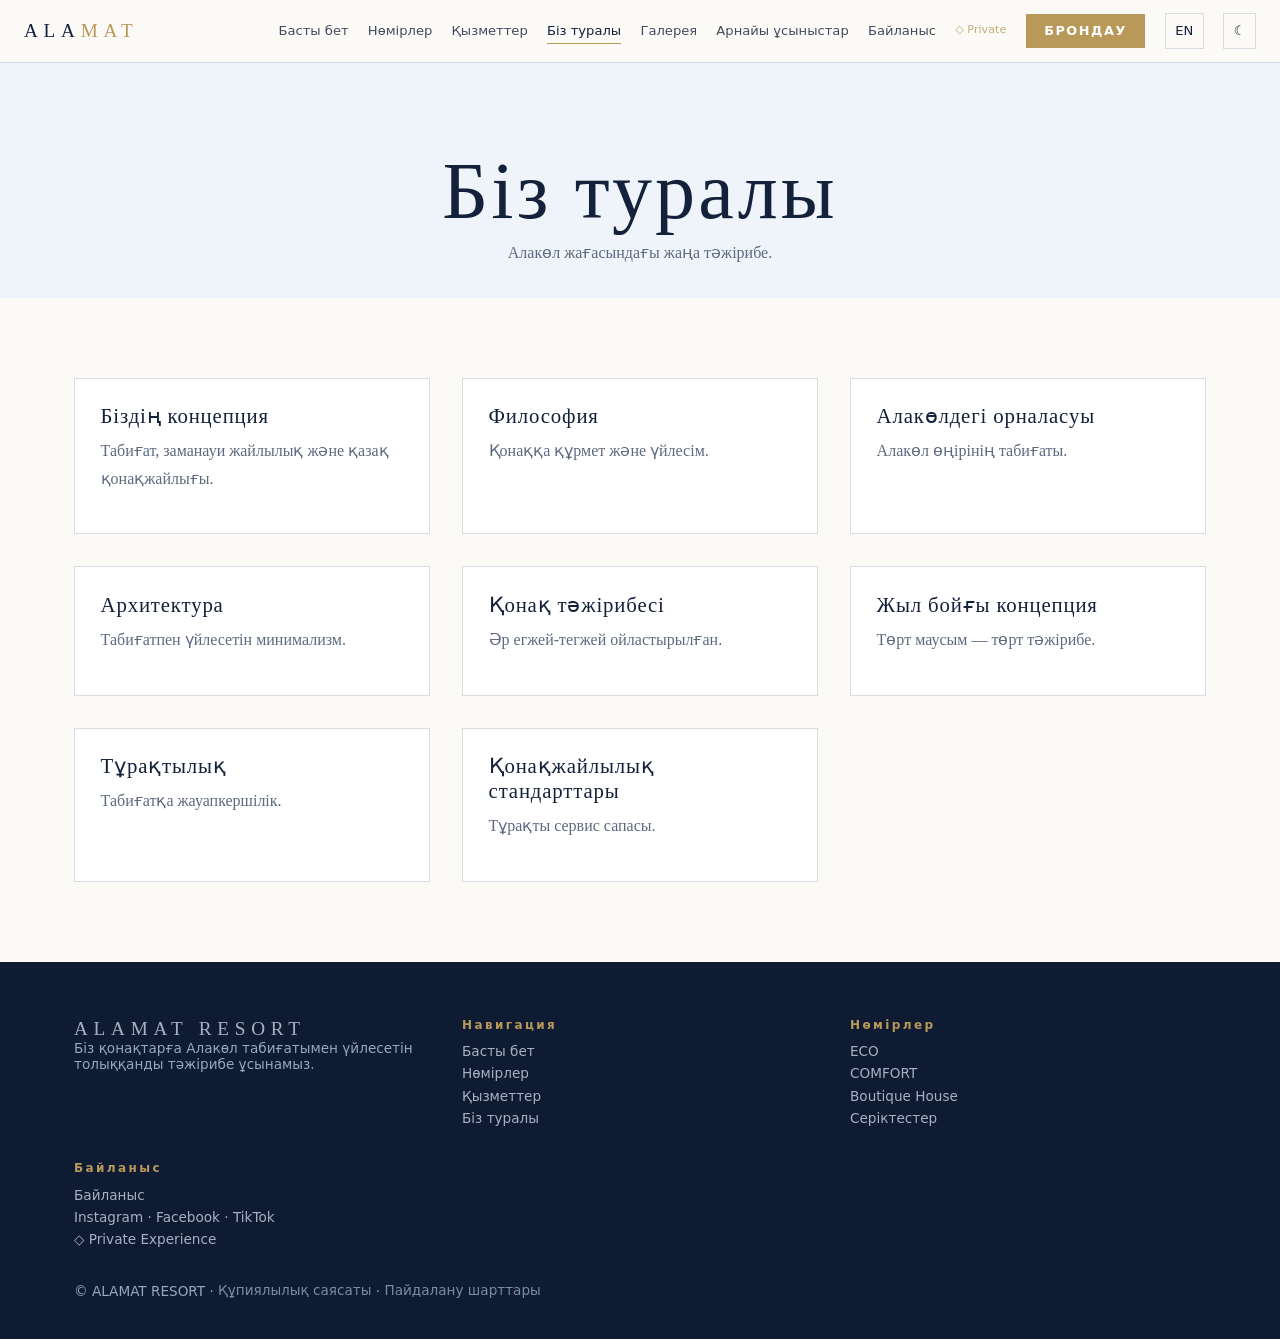
<file: about.html>
<!DOCTYPE html><html lang="kk" data-theme="light"><head><meta charset="utf-8"><meta name="viewport" content="width=device-width,initial-scale=1">
<title>About | ALAMAT RESORT</title><meta name="description" content="The story and philosophy of ALAMAT RESORT.">
<meta property="og:title" content="About | ALAMAT RESORT"><meta property="og:description" content="The story and philosophy of ALAMAT RESORT."><meta property="og:type" content="website"><meta property="og:image" content="images/resort/og.jpg">
<link rel="icon" href="data:image/svg+xml,%3Csvg xmlns=%27http://www.w3.org/2000/svg%27 viewBox=%270 0 32 32%27%3E%3Crect width=%2732%27 height=%2732%27 fill=%27%230e1b33%27/%3E%3Ctext x=%2716%27 y=%2722%27 font-size=%2718%27 fill=%27%23c8a96a%27 text-anchor=%27middle%27%3EA%3C/text%3E%3C/svg%3E">
<link rel="stylesheet" href="css/style.css"><link rel="stylesheet" href="css/responsive.css"><link rel="stylesheet" href="css/animations.css">
<script src="js/theme.js"></script></head><body>
<header><div class="nav"><a class="logo" href="index.html">ALA<b>MAT</b></a>
<nav class="menu" id="menu" aria-label="Main"><a href="index.html"><span data-kz="Басты бет" data-en="Home">Басты бет</span></a><a href="rooms.html"><span data-kz="Нөмірлер" data-en="Rooms">Нөмірлер</span></a><a href="services.html"><span data-kz="Қызметтер" data-en="Services">Қызметтер</span></a><a href="about.html" class=active aria-current=page><span data-kz="Біз туралы" data-en="About">Біз туралы</span></a><a href="gallery.html"><span data-kz="Галерея" data-en="Gallery">Галерея</span></a><a href="offers.html"><span data-kz="Арнайы ұсыныстар" data-en="Offers">Арнайы ұсыныстар</span></a><a href="contacts.html"><span data-kz="Байланыс" data-en="Contact">Байланыс</span></a><a class="priv" href="private.html">◇ Private</a></nav>
<a class="btn" href="booking.html"><span data-kz="Брондау" data-en="Book Now">Брондау</span></a>
<button class="tg" id="lang" aria-label="Language">EN</button><button class="tg" id="theme" aria-label="Theme">☾</button><button class="tg burger" id="burger" aria-label="Menu" aria-expanded="false">☰</button></div></header>
<main><div class="page-h"><h1 data-kz="Біз туралы" data-en="About us">Біз туралы</h1><p data-kz="Алакөл жағасындағы жаңа тәжірибе." data-en="A new kind of experience by Lake Alakol.">Алакөл жағасындағы жаңа тәжірибе.</p></div><section class=""><div class="wrap rv"><div class="grid"><div class="card"><h3 data-kz="Біздің концепция" data-en="Our concept">Біздің концепция</h3><p data-kz="Табиғат, заманауи жайлылық және қазақ қонақжайлығы." data-en="Nature, modern comfort and Kazakh hospitality.">Табиғат, заманауи жайлылық және қазақ қонақжайлығы.</p></div><div class="card"><h3 data-kz="Философия" data-en="Our philosophy">Философия</h3><p data-kz="Қонаққа құрмет және үйлесім." data-en="Respect for the guest and harmony with place.">Қонаққа құрмет және үйлесім.</p></div><div class="card"><h3 data-kz="Алакөлдегі орналасуы" data-en="Location near Alakol">Алакөлдегі орналасуы</h3><p data-kz="Алакөл өңірінің табиғаты." data-en="Set in the Alakol region.">Алакөл өңірінің табиғаты.</p></div><div class="card"><h3 data-kz="Архитектура" data-en="Resort architecture">Архитектура</h3><p data-kz="Табиғатпен үйлесетін минимализм." data-en="Minimalism in harmony with nature.">Табиғатпен үйлесетін минимализм.</p></div><div class="card"><h3 data-kz="Қонақ тәжірибесі" data-en="Guest experience">Қонақ тәжірибесі</h3><p data-kz="Әр егжей-тегжей ойластырылған." data-en="Every detail considered.">Әр егжей-тегжей ойластырылған.</p></div><div class="card"><h3 data-kz="Жыл бойғы концепция" data-en="Year-round concept">Жыл бойғы концепция</h3><p data-kz="Төрт маусым — төрт тәжірибе." data-en="Four seasons, four experiences.">Төрт маусым — төрт тәжірибе.</p></div><div class="card"><h3 data-kz="Тұрақтылық" data-en="Sustainability">Тұрақтылық</h3><p data-kz="Табиғатқа жауапкершілік." data-en="Environmental responsibility.">Табиғатқа жауапкершілік.</p></div><div class="card"><h3 data-kz="Қонақжайлылық стандарттары" data-en="Hospitality standards">Қонақжайлылық стандарттары</h3><p data-kz="Тұрақты сервис сапасы." data-en="Consistent service quality.">Тұрақты сервис сапасы.</p></div></div></div></section></main>
<footer><div class="wrap"><div class="grid"><div><a class="logo" href="index.html" style="display:inline;font-size:1.2rem">ALAMAT RESORT</a><p data-kz="Біз қонақтарға Алакөл табиғатымен үйлесетін толыққанды тәжірибе ұсынамыз." data-en="A complete experience in harmony with the nature of Alakol.">Біз қонақтарға Алакөл табиғатымен үйлесетін толыққанды тәжірибе ұсынамыз.</p></div>
<div><h3><span data-kz="Навигация" data-en="Navigation">Навигация</span></h3><a href="index.html"><span data-kz="Басты бет" data-en="Home">Басты бет</span></a><a href="rooms.html"><span data-kz="Нөмірлер" data-en="Rooms">Нөмірлер</span></a><a href="services.html"><span data-kz="Қызметтер" data-en="Services">Қызметтер</span></a><a href="about.html"><span data-kz="Біз туралы" data-en="About">Біз туралы</span></a></div>
<div><h3><span data-kz="Нөмірлер" data-en="Accommodation">Нөмірлер</span></h3><a href="booking.html?type=eco">ECO</a><a href="booking.html?type=comfort">COMFORT</a><a href="booking.html?type=boutique">Boutique House</a><a href="partners.html"><span data-kz="Серіктестер" data-en="Partners">Серіктестер</span></a></div>
<div><h3><span data-kz="Байланыс" data-en="Contact">Байланыс</span></h3><a href="contacts.html"><span data-kz="Байланыс" data-en="Contact">Байланыс</span></a><a href="contacts.html#social">Instagram · Facebook · TikTok</a><a href="private.html">◇ Private Experience</a></div></div>
<p style="margin-top:2rem">© ALAMAT RESORT · <a href="#" style="display:inline" title="TODO"><span data-kz="Құпиялылық саясаты" data-en="Privacy policy">Құпиялылық саясаты</span></a> · <a href="#" style="display:inline" title="TODO"><span data-kz="Пайдалану шарттары" data-en="Terms">Пайдалану шарттары</span></a></p></div></footer>
<div id="lb" role="dialog" aria-label="Gallery"><button class="p" aria-label="Previous">‹</button><div class="ph"></div><button class="n" aria-label="Next">›</button><button class="x" aria-label="Close">×</button></div>
<script src="js/language.js"></script><script src="js/main.js"></script></body></html>
</file>
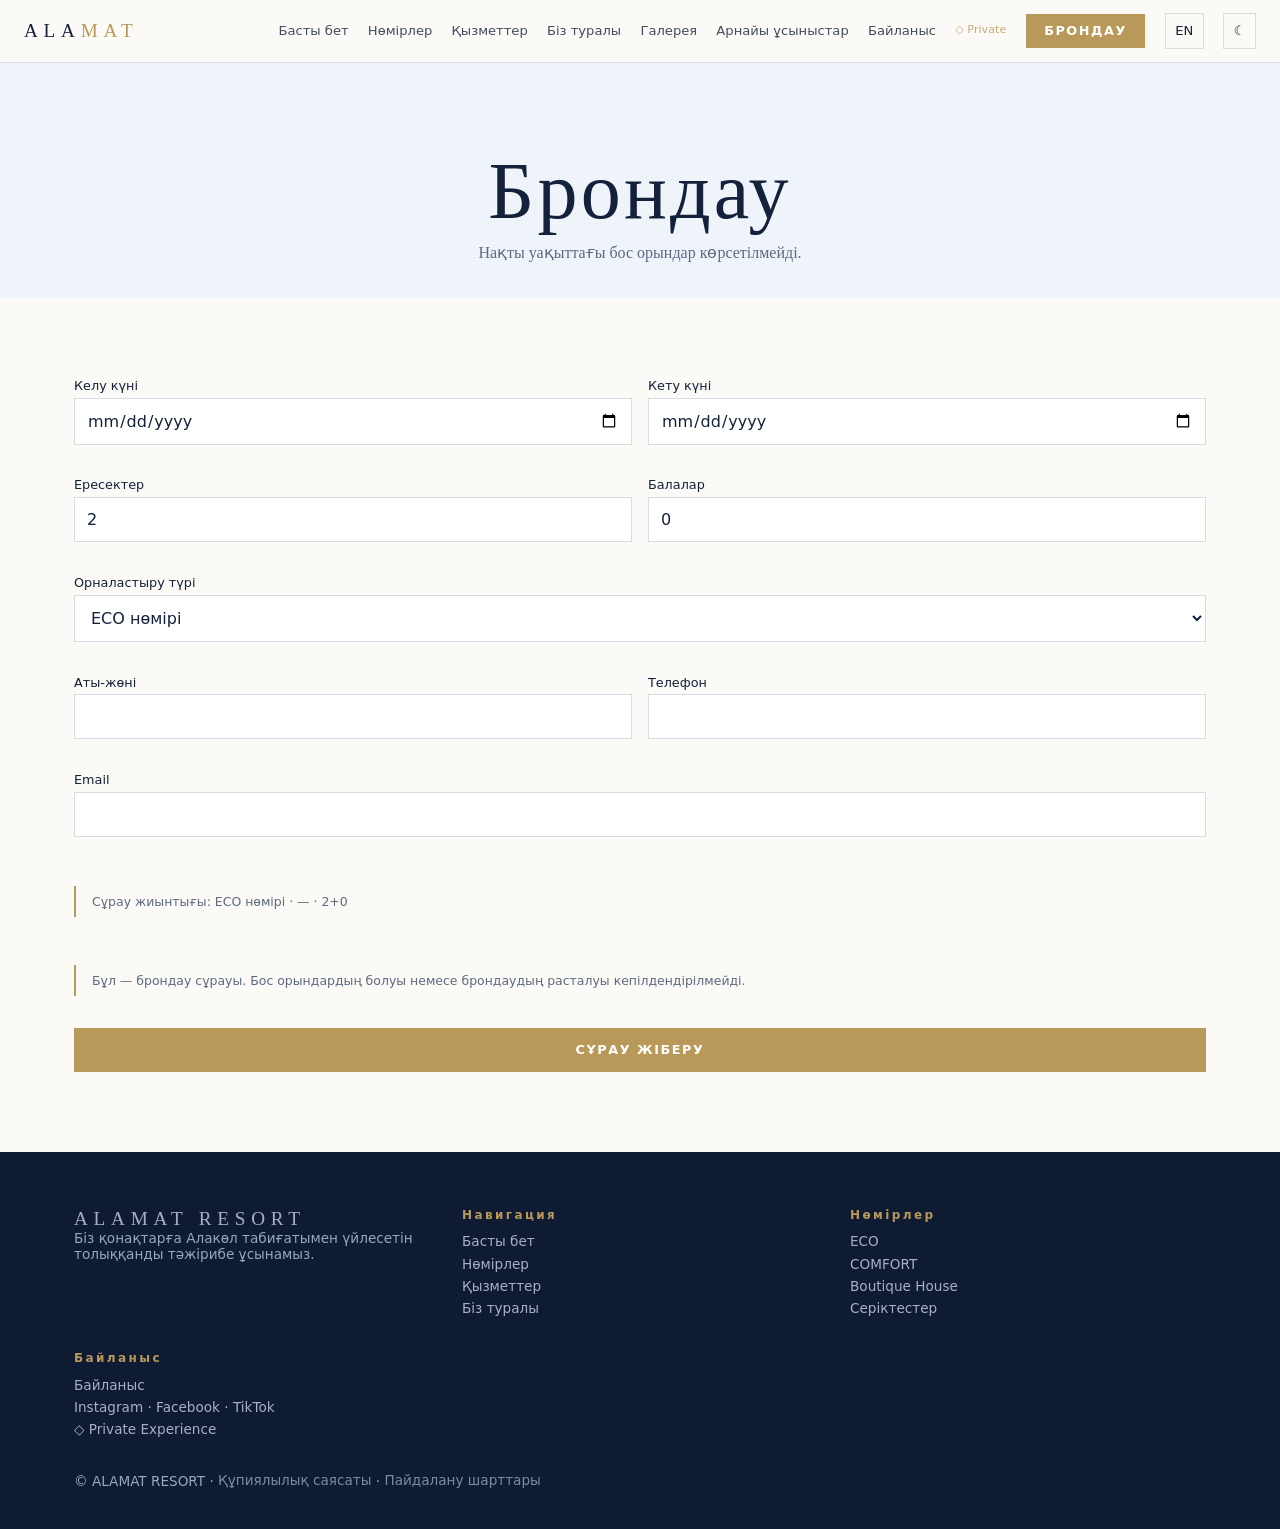
<file: booking.html>
<!DOCTYPE html><html lang="kk" data-theme="light"><head><meta charset="utf-8"><meta name="viewport" content="width=device-width,initial-scale=1">
<title>Booking | ALAMAT RESORT</title><meta name="description" content="Send a booking request to ALAMAT RESORT.">
<meta property="og:title" content="Booking | ALAMAT RESORT"><meta property="og:description" content="Send a booking request to ALAMAT RESORT."><meta property="og:type" content="website"><meta property="og:image" content="images/resort/og.jpg">
<link rel="icon" href="data:image/svg+xml,%3Csvg xmlns=%27http://www.w3.org/2000/svg%27 viewBox=%270 0 32 32%27%3E%3Crect width=%2732%27 height=%2732%27 fill=%27%230e1b33%27/%3E%3Ctext x=%2716%27 y=%2722%27 font-size=%2718%27 fill=%27%23c8a96a%27 text-anchor=%27middle%27%3EA%3C/text%3E%3C/svg%3E">
<link rel="stylesheet" href="css/style.css"><link rel="stylesheet" href="css/responsive.css"><link rel="stylesheet" href="css/animations.css">
<script src="js/theme.js"></script></head><body>
<header><div class="nav"><a class="logo" href="index.html">ALA<b>MAT</b></a>
<nav class="menu" id="menu" aria-label="Main"><a href="index.html"><span data-kz="Басты бет" data-en="Home">Басты бет</span></a><a href="rooms.html"><span data-kz="Нөмірлер" data-en="Rooms">Нөмірлер</span></a><a href="services.html"><span data-kz="Қызметтер" data-en="Services">Қызметтер</span></a><a href="about.html"><span data-kz="Біз туралы" data-en="About">Біз туралы</span></a><a href="gallery.html"><span data-kz="Галерея" data-en="Gallery">Галерея</span></a><a href="offers.html"><span data-kz="Арнайы ұсыныстар" data-en="Offers">Арнайы ұсыныстар</span></a><a href="contacts.html"><span data-kz="Байланыс" data-en="Contact">Байланыс</span></a><a class="priv" href="private.html">◇ Private</a></nav>
<a class="btn" href="booking.html"><span data-kz="Брондау" data-en="Book Now">Брондау</span></a>
<button class="tg" id="lang" aria-label="Language">EN</button><button class="tg" id="theme" aria-label="Theme">☾</button><button class="tg burger" id="burger" aria-label="Menu" aria-expanded="false">☰</button></div></header>
<main><div class="page-h"><h1 data-kz="Брондау" data-en="Booking request">Брондау</h1><p data-kz="Нақты уақыттағы бос орындар көрсетілмейді." data-en="Real-time availability is not shown.">Нақты уақыттағы бос орындар көрсетілмейді.</p></div><section class=""><div class="wrap rv"><form id="bk" novalidate><label class="fld"><span data-kz="Келу күні" data-en="Check-in">Келу күні</span><input name="ci" id="ci" type="date" required ><span class="err"></span></label><label class="fld"><span data-kz="Кету күні" data-en="Check-out">Кету күні</span><input name="co" id="co" type="date" required ><span class="err"></span></label><label class="fld"><span data-kz="Ересектер" data-en="Adults">Ересектер</span><input name="ad" id="ad" type="number" required min=1 value=2><span class="err"></span></label><label class="fld"><span data-kz="Балалар" data-en="Children">Балалар</span><input name="ch" id="ch" type="number"  min=0 value=0><span class="err"></span></label>
<label class="fld f"><span data-kz="Орналастыру түрі" data-en="Accommodation type">Орналастыру түрі</span><select name="type" id="type"><option value="eco" data-kz="ECO нөмірі" data-en="ECO Room">ECO нөмірі</option><option value="comfort" data-kz="COMFORT нөмірі" data-en="COMFORT Room">COMFORT нөмірі</option><option value="boutique" data-kz="Premium Boutique House" data-en="Premium Boutique House">Premium Boutique House</option></select><span class="err"></span></label>
<label class="fld"><span data-kz="Аты-жөні" data-en="Guest name">Аты-жөні</span><input name="name" id="name" type="text" required ><span class="err"></span></label><label class="fld"><span data-kz="Телефон" data-en="Phone">Телефон</span><input name="phone" id="phone" type="tel" required ><span class="err"></span></label><div class="f"><label class="fld"><span data-kz="Email" data-en="Email">Email</span><input name="email" id="email" type="email" required ><span class="err"></span></label></div>
<p class="note f" id="sm"></p><p class="note f"><span data-kz="Бұл — брондау сұрауы. Бос орындардың болуы немесе брондаудың расталуы кепілдендірілмейді." data-en="This is a booking request. Availability and confirmation are not guaranteed.">Бұл — брондау сұрауы. Бос орындардың болуы немесе брондаудың расталуы кепілдендірілмейді.</span></p><button class="btn f"><span data-kz="Сұрау жіберу" data-en="Send request">Сұрау жіберу</span></button></form><div class="done"><h3 data-kz="Рахмет!" data-en="Thank you!">Рахмет!</h3><p data-kz="Сұрауыңыз демо режимде қабылданды. Брондау әлі расталған жоқ." data-en="Your request was received in demo mode. Nothing is confirmed yet.">Сұрауыңыз демо режимде қабылданды. Брондау әлі расталған жоқ.</p></div></div></section></main>
<footer><div class="wrap"><div class="grid"><div><a class="logo" href="index.html" style="display:inline;font-size:1.2rem">ALAMAT RESORT</a><p data-kz="Біз қонақтарға Алакөл табиғатымен үйлесетін толыққанды тәжірибе ұсынамыз." data-en="A complete experience in harmony with the nature of Alakol.">Біз қонақтарға Алакөл табиғатымен үйлесетін толыққанды тәжірибе ұсынамыз.</p></div>
<div><h3><span data-kz="Навигация" data-en="Navigation">Навигация</span></h3><a href="index.html"><span data-kz="Басты бет" data-en="Home">Басты бет</span></a><a href="rooms.html"><span data-kz="Нөмірлер" data-en="Rooms">Нөмірлер</span></a><a href="services.html"><span data-kz="Қызметтер" data-en="Services">Қызметтер</span></a><a href="about.html"><span data-kz="Біз туралы" data-en="About">Біз туралы</span></a></div>
<div><h3><span data-kz="Нөмірлер" data-en="Accommodation">Нөмірлер</span></h3><a href="booking.html?type=eco">ECO</a><a href="booking.html?type=comfort">COMFORT</a><a href="booking.html?type=boutique">Boutique House</a><a href="partners.html"><span data-kz="Серіктестер" data-en="Partners">Серіктестер</span></a></div>
<div><h3><span data-kz="Байланыс" data-en="Contact">Байланыс</span></h3><a href="contacts.html"><span data-kz="Байланыс" data-en="Contact">Байланыс</span></a><a href="contacts.html#social">Instagram · Facebook · TikTok</a><a href="private.html">◇ Private Experience</a></div></div>
<p style="margin-top:2rem">© ALAMAT RESORT · <a href="#" style="display:inline" title="TODO"><span data-kz="Құпиялылық саясаты" data-en="Privacy policy">Құпиялылық саясаты</span></a> · <a href="#" style="display:inline" title="TODO"><span data-kz="Пайдалану шарттары" data-en="Terms">Пайдалану шарттары</span></a></p></div></footer>
<div id="lb" role="dialog" aria-label="Gallery"><button class="p" aria-label="Previous">‹</button><div class="ph"></div><button class="n" aria-label="Next">›</button><button class="x" aria-label="Close">×</button></div>
<script src="js/language.js"></script><script src="js/main.js"></script><script src="js/booking.js"></script></body></html>
</file>
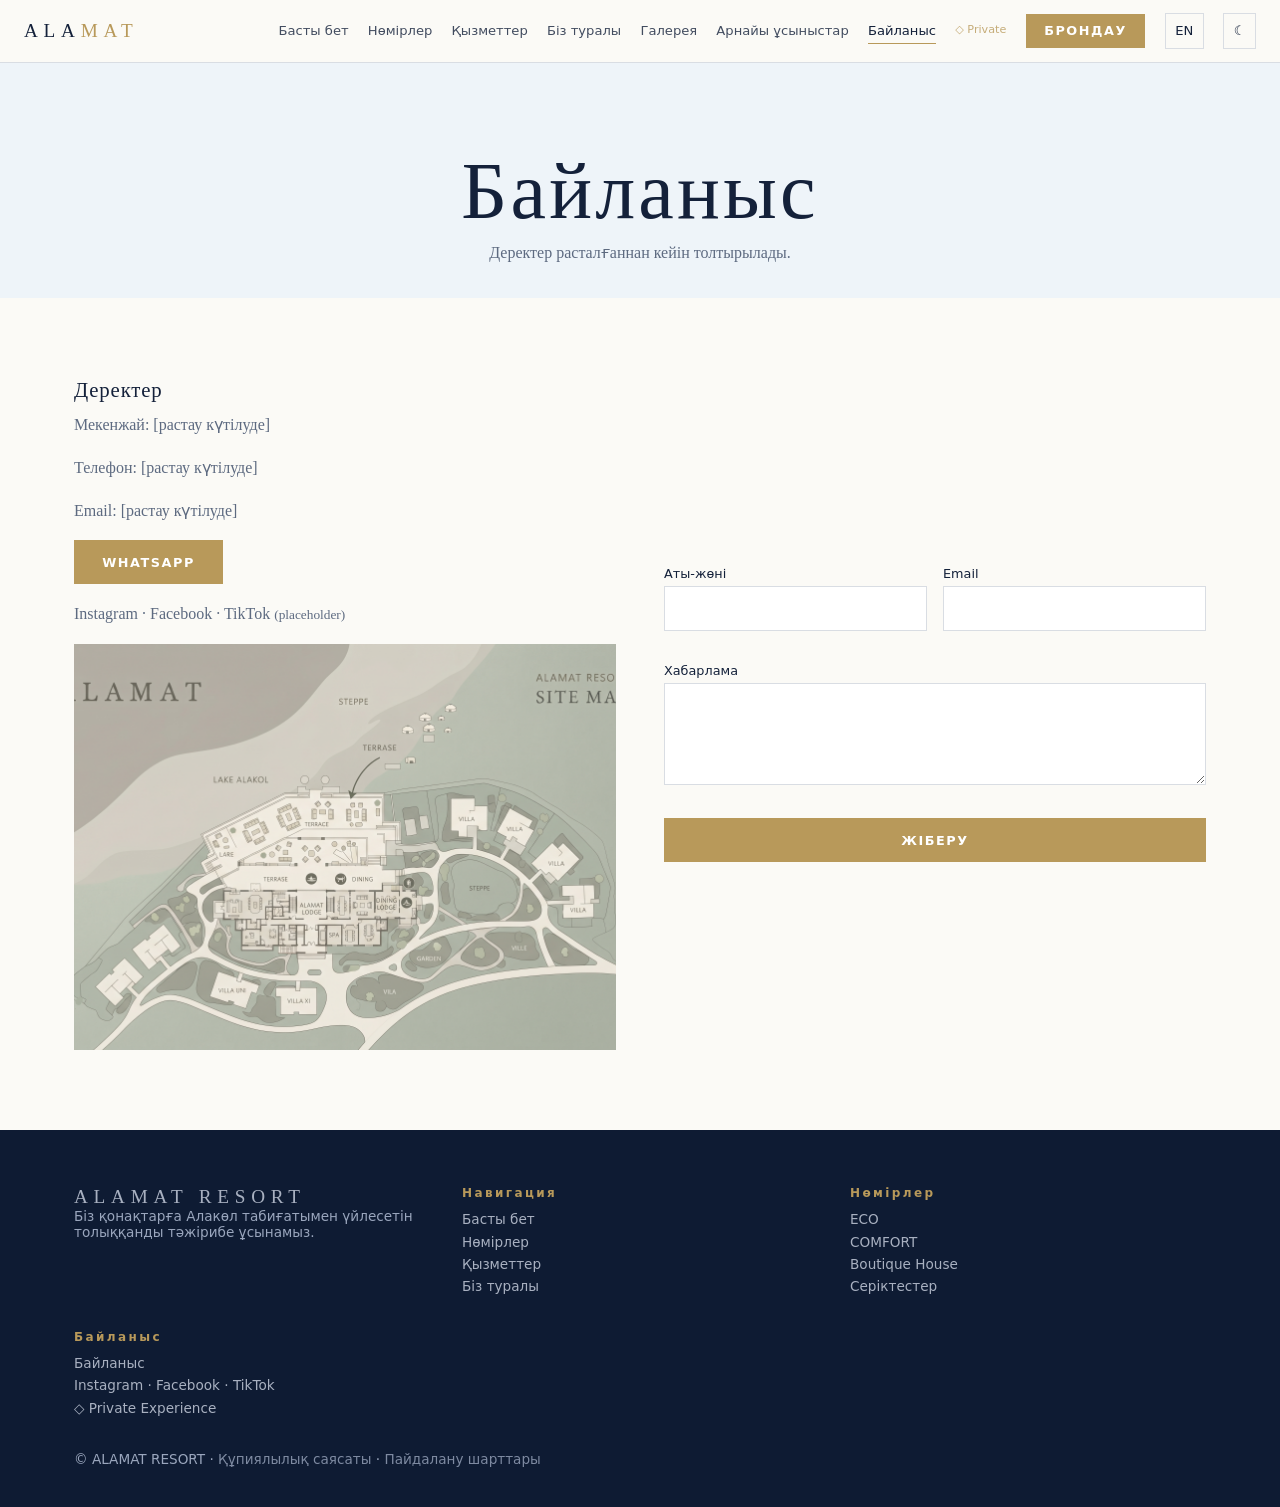
<file: contacts.html>
<!DOCTYPE html><html lang="kk" data-theme="light"><head><meta charset="utf-8"><meta name="viewport" content="width=device-width,initial-scale=1">
<title>Contact | ALAMAT RESORT</title><meta name="description" content="Contact ALAMAT RESORT.">
<meta property="og:title" content="Contact | ALAMAT RESORT"><meta property="og:description" content="Contact ALAMAT RESORT."><meta property="og:type" content="website"><meta property="og:image" content="images/resort/og.jpg">
<link rel="icon" href="data:image/svg+xml,%3Csvg xmlns=%27http://www.w3.org/2000/svg%27 viewBox=%270 0 32 32%27%3E%3Crect width=%2732%27 height=%2732%27 fill=%27%230e1b33%27/%3E%3Ctext x=%2716%27 y=%2722%27 font-size=%2718%27 fill=%27%23c8a96a%27 text-anchor=%27middle%27%3EA%3C/text%3E%3C/svg%3E">
<link rel="stylesheet" href="css/style.css"><link rel="stylesheet" href="css/responsive.css"><link rel="stylesheet" href="css/animations.css">
<script src="js/theme.js"></script></head><body>
<header><div class="nav"><a class="logo" href="index.html">ALA<b>MAT</b></a>
<nav class="menu" id="menu" aria-label="Main"><a href="index.html"><span data-kz="Басты бет" data-en="Home">Басты бет</span></a><a href="rooms.html"><span data-kz="Нөмірлер" data-en="Rooms">Нөмірлер</span></a><a href="services.html"><span data-kz="Қызметтер" data-en="Services">Қызметтер</span></a><a href="about.html"><span data-kz="Біз туралы" data-en="About">Біз туралы</span></a><a href="gallery.html"><span data-kz="Галерея" data-en="Gallery">Галерея</span></a><a href="offers.html"><span data-kz="Арнайы ұсыныстар" data-en="Offers">Арнайы ұсыныстар</span></a><a href="contacts.html" class=active aria-current=page><span data-kz="Байланыс" data-en="Contact">Байланыс</span></a><a class="priv" href="private.html">◇ Private</a></nav>
<a class="btn" href="booking.html"><span data-kz="Брондау" data-en="Book Now">Брондау</span></a>
<button class="tg" id="lang" aria-label="Language">EN</button><button class="tg" id="theme" aria-label="Theme">☾</button><button class="tg burger" id="burger" aria-label="Menu" aria-expanded="false">☰</button></div></header>
<main><div class="page-h"><h1 data-kz="Байланыс" data-en="Contact">Байланыс</h1><p data-kz="Деректер расталғаннан кейін толтырылады." data-en="Details will be added once confirmed.">Деректер расталғаннан кейін толтырылады.</p></div><section class=""><div class="wrap rv"><div class="split"><div><h3 data-kz="Деректер" data-en="Details">Деректер</h3><p data-kz="Мекенжай: [растау күтілуде]" data-en="Address: [to be confirmed]">Мекенжай: [растау күтілуде]</p><p data-kz="Телефон: [растау күтілуде]" data-en="Phone: [to be confirmed]">Телефон: [растау күтілуде]</p><p data-kz="Email: [растау күтілуде]" data-en="Email: [to be confirmed]">Email: [растау күтілуде]</p><a class="btn" href="https://wa.me/" target="_blank" rel="noopener" title="TODO: add number">WhatsApp</a><p id="social" style="margin-top:1rem">Instagram · Facebook · TikTok <small>(placeholder)</small></p><div class="ph"><img src="images/resort/map.jpg" alt="Map placeholder" loading="lazy" onerror="this.remove()"><span>images/resort/map.jpg</span></div></div><div><form data-demo novalidate><label class="fld"><span data-kz="Аты-жөні" data-en="Name">Аты-жөні</span><input name="name" id="name" type="text" required ><span class="err"></span></label><label class="fld"><span data-kz="Email" data-en="Email">Email</span><input name="email" id="email" type="email" required ><span class="err"></span></label><label class="fld f"><span data-kz="Хабарлама" data-en="Message">Хабарлама</span><textarea name="msg" rows="4" required></textarea><span class="err"></span></label><button class="btn f"><span data-kz="Жіберу" data-en="Send">Жіберу</span></button></form><div class="done"><h3 data-kz="Рахмет!" data-en="Thank you!">Рахмет!</h3><p data-kz="Хабарлама демо режимде қабылданды (нақты жіберілген жоқ)." data-en="Demo submission received (nothing was actually sent).">Хабарлама демо режимде қабылданды (нақты жіберілген жоқ).</p></div></div></div></div></section></main>
<footer><div class="wrap"><div class="grid"><div><a class="logo" href="index.html" style="display:inline;font-size:1.2rem">ALAMAT RESORT</a><p data-kz="Біз қонақтарға Алакөл табиғатымен үйлесетін толыққанды тәжірибе ұсынамыз." data-en="A complete experience in harmony with the nature of Alakol.">Біз қонақтарға Алакөл табиғатымен үйлесетін толыққанды тәжірибе ұсынамыз.</p></div>
<div><h3><span data-kz="Навигация" data-en="Navigation">Навигация</span></h3><a href="index.html"><span data-kz="Басты бет" data-en="Home">Басты бет</span></a><a href="rooms.html"><span data-kz="Нөмірлер" data-en="Rooms">Нөмірлер</span></a><a href="services.html"><span data-kz="Қызметтер" data-en="Services">Қызметтер</span></a><a href="about.html"><span data-kz="Біз туралы" data-en="About">Біз туралы</span></a></div>
<div><h3><span data-kz="Нөмірлер" data-en="Accommodation">Нөмірлер</span></h3><a href="booking.html?type=eco">ECO</a><a href="booking.html?type=comfort">COMFORT</a><a href="booking.html?type=boutique">Boutique House</a><a href="partners.html"><span data-kz="Серіктестер" data-en="Partners">Серіктестер</span></a></div>
<div><h3><span data-kz="Байланыс" data-en="Contact">Байланыс</span></h3><a href="contacts.html"><span data-kz="Байланыс" data-en="Contact">Байланыс</span></a><a href="contacts.html#social">Instagram · Facebook · TikTok</a><a href="private.html">◇ Private Experience</a></div></div>
<p style="margin-top:2rem">© ALAMAT RESORT · <a href="#" style="display:inline" title="TODO"><span data-kz="Құпиялылық саясаты" data-en="Privacy policy">Құпиялылық саясаты</span></a> · <a href="#" style="display:inline" title="TODO"><span data-kz="Пайдалану шарттары" data-en="Terms">Пайдалану шарттары</span></a></p></div></footer>
<div id="lb" role="dialog" aria-label="Gallery"><button class="p" aria-label="Previous">‹</button><div class="ph"></div><button class="n" aria-label="Next">›</button><button class="x" aria-label="Close">×</button></div>
<script src="js/language.js"></script><script src="js/main.js"></script></body></html>
</file>
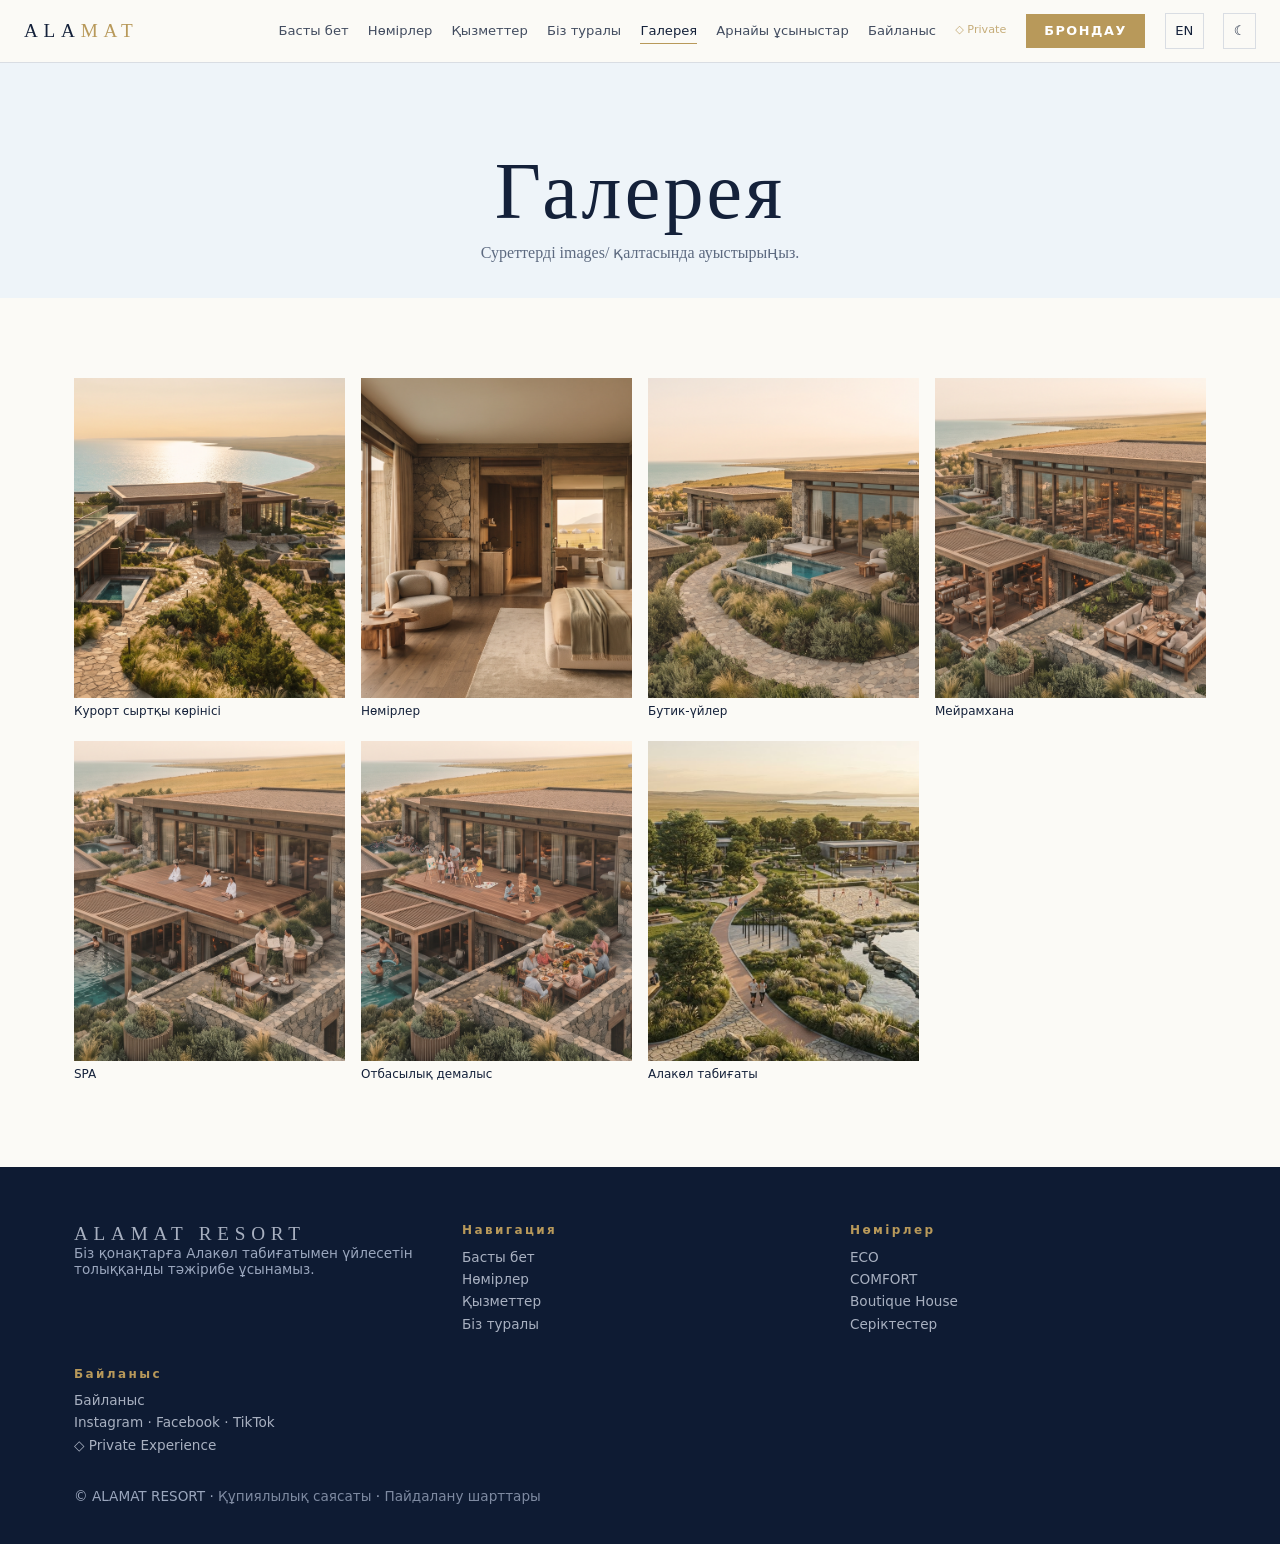
<file: gallery.html>
<!DOCTYPE html><html lang="kk" data-theme="light"><head><meta charset="utf-8"><meta name="viewport" content="width=device-width,initial-scale=1">
<title>Gallery | ALAMAT RESORT</title><meta name="description" content="Photo gallery of ALAMAT RESORT.">
<meta property="og:title" content="Gallery | ALAMAT RESORT"><meta property="og:description" content="Photo gallery of ALAMAT RESORT."><meta property="og:type" content="website"><meta property="og:image" content="images/resort/og.jpg">
<link rel="icon" href="data:image/svg+xml,%3Csvg xmlns=%27http://www.w3.org/2000/svg%27 viewBox=%270 0 32 32%27%3E%3Crect width=%2732%27 height=%2732%27 fill=%27%230e1b33%27/%3E%3Ctext x=%2716%27 y=%2722%27 font-size=%2718%27 fill=%27%23c8a96a%27 text-anchor=%27middle%27%3EA%3C/text%3E%3C/svg%3E">
<link rel="stylesheet" href="css/style.css"><link rel="stylesheet" href="css/responsive.css"><link rel="stylesheet" href="css/animations.css">
<script src="js/theme.js"></script></head><body>
<header><div class="nav"><a class="logo" href="index.html">ALA<b>MAT</b></a>
<nav class="menu" id="menu" aria-label="Main"><a href="index.html"><span data-kz="Басты бет" data-en="Home">Басты бет</span></a><a href="rooms.html"><span data-kz="Нөмірлер" data-en="Rooms">Нөмірлер</span></a><a href="services.html"><span data-kz="Қызметтер" data-en="Services">Қызметтер</span></a><a href="about.html"><span data-kz="Біз туралы" data-en="About">Біз туралы</span></a><a href="gallery.html" class=active aria-current=page><span data-kz="Галерея" data-en="Gallery">Галерея</span></a><a href="offers.html"><span data-kz="Арнайы ұсыныстар" data-en="Offers">Арнайы ұсыныстар</span></a><a href="contacts.html"><span data-kz="Байланыс" data-en="Contact">Байланыс</span></a><a class="priv" href="private.html">◇ Private</a></nav>
<a class="btn" href="booking.html"><span data-kz="Брондау" data-en="Book Now">Брондау</span></a>
<button class="tg" id="lang" aria-label="Language">EN</button><button class="tg" id="theme" aria-label="Theme">☾</button><button class="tg burger" id="burger" aria-label="Menu" aria-expanded="false">☰</button></div></header>
<main><div class="page-h"><h1 data-kz="Галерея" data-en="Gallery">Галерея</h1><p data-kz="Суреттерді images/ қалтасында ауыстырыңыз." data-en="Replace placeholders in the images/ folders.">Суреттерді images/ қалтасында ауыстырыңыз.</p></div><section class=""><div class="wrap rv"><div class="gal"><figure class="gi"><div class="ph" role="button"><img src="images/resort/1.jpg" alt="Resort exterior" loading="lazy" onerror="this.remove()"><span>images/resort/1.jpg</span></div><figcaption style="font:.75rem system-ui;padding:.4rem 0"><span data-kz="Курорт сыртқы көрінісі" data-en="Resort exterior">Курорт сыртқы көрінісі</span></figcaption></figure><figure class="gi"><div class="ph" role="button"><img src="images/rooms/2.jpg" alt="Rooms" loading="lazy" onerror="this.remove()"><span>images/rooms/2.jpg</span></div><figcaption style="font:.75rem system-ui;padding:.4rem 0"><span data-kz="Нөмірлер" data-en="Rooms">Нөмірлер</span></figcaption></figure><figure class="gi"><div class="ph" role="button"><img src="images/vip/3.jpg" alt="Boutique Houses" loading="lazy" onerror="this.remove()"><span>images/vip/3.jpg</span></div><figcaption style="font:.75rem system-ui;padding:.4rem 0"><span data-kz="Бутик-үйлер" data-en="Boutique Houses">Бутик-үйлер</span></figcaption></figure><figure class="gi"><div class="ph" role="button"><img src="images/restaurant/4.jpg" alt="Restaurant" loading="lazy" onerror="this.remove()"><span>images/restaurant/4.jpg</span></div><figcaption style="font:.75rem system-ui;padding:.4rem 0"><span data-kz="Мейрамхана" data-en="Restaurant">Мейрамхана</span></figcaption></figure><figure class="gi"><div class="ph" role="button"><img src="images/gallery/5.jpg" alt="SPA" loading="lazy" onerror="this.remove()"><span>images/gallery/5.jpg</span></div><figcaption style="font:.75rem system-ui;padding:.4rem 0"><span data-kz="SPA" data-en="SPA">SPA</span></figcaption></figure><figure class="gi"><div class="ph" role="button"><img src="images/gallery/6.jpg" alt="Family recreation" loading="lazy" onerror="this.remove()"><span>images/gallery/6.jpg</span></div><figcaption style="font:.75rem system-ui;padding:.4rem 0"><span data-kz="Отбасылық демалыс" data-en="Family recreation">Отбасылық демалыс</span></figcaption></figure><figure class="gi"><div class="ph" role="button"><img src="images/gallery/7.jpg" alt="Nature & Alakol" loading="lazy" onerror="this.remove()"><span>images/gallery/7.jpg</span></div><figcaption style="font:.75rem system-ui;padding:.4rem 0"><span data-kz="Алакөл табиғаты" data-en="Nature &amp; Alakol">Алакөл табиғаты</span></figcaption></figure></div></div></section></main>
<footer><div class="wrap"><div class="grid"><div><a class="logo" href="index.html" style="display:inline;font-size:1.2rem">ALAMAT RESORT</a><p data-kz="Біз қонақтарға Алакөл табиғатымен үйлесетін толыққанды тәжірибе ұсынамыз." data-en="A complete experience in harmony with the nature of Alakol.">Біз қонақтарға Алакөл табиғатымен үйлесетін толыққанды тәжірибе ұсынамыз.</p></div>
<div><h3><span data-kz="Навигация" data-en="Navigation">Навигация</span></h3><a href="index.html"><span data-kz="Басты бет" data-en="Home">Басты бет</span></a><a href="rooms.html"><span data-kz="Нөмірлер" data-en="Rooms">Нөмірлер</span></a><a href="services.html"><span data-kz="Қызметтер" data-en="Services">Қызметтер</span></a><a href="about.html"><span data-kz="Біз туралы" data-en="About">Біз туралы</span></a></div>
<div><h3><span data-kz="Нөмірлер" data-en="Accommodation">Нөмірлер</span></h3><a href="booking.html?type=eco">ECO</a><a href="booking.html?type=comfort">COMFORT</a><a href="booking.html?type=boutique">Boutique House</a><a href="partners.html"><span data-kz="Серіктестер" data-en="Partners">Серіктестер</span></a></div>
<div><h3><span data-kz="Байланыс" data-en="Contact">Байланыс</span></h3><a href="contacts.html"><span data-kz="Байланыс" data-en="Contact">Байланыс</span></a><a href="contacts.html#social">Instagram · Facebook · TikTok</a><a href="private.html">◇ Private Experience</a></div></div>
<p style="margin-top:2rem">© ALAMAT RESORT · <a href="#" style="display:inline" title="TODO"><span data-kz="Құпиялылық саясаты" data-en="Privacy policy">Құпиялылық саясаты</span></a> · <a href="#" style="display:inline" title="TODO"><span data-kz="Пайдалану шарттары" data-en="Terms">Пайдалану шарттары</span></a></p></div></footer>
<div id="lb" role="dialog" aria-label="Gallery"><button class="p" aria-label="Previous">‹</button><div class="ph"></div><button class="n" aria-label="Next">›</button><button class="x" aria-label="Close">×</button></div>
<script src="js/language.js"></script><script src="js/main.js"></script></body></html>
</file>
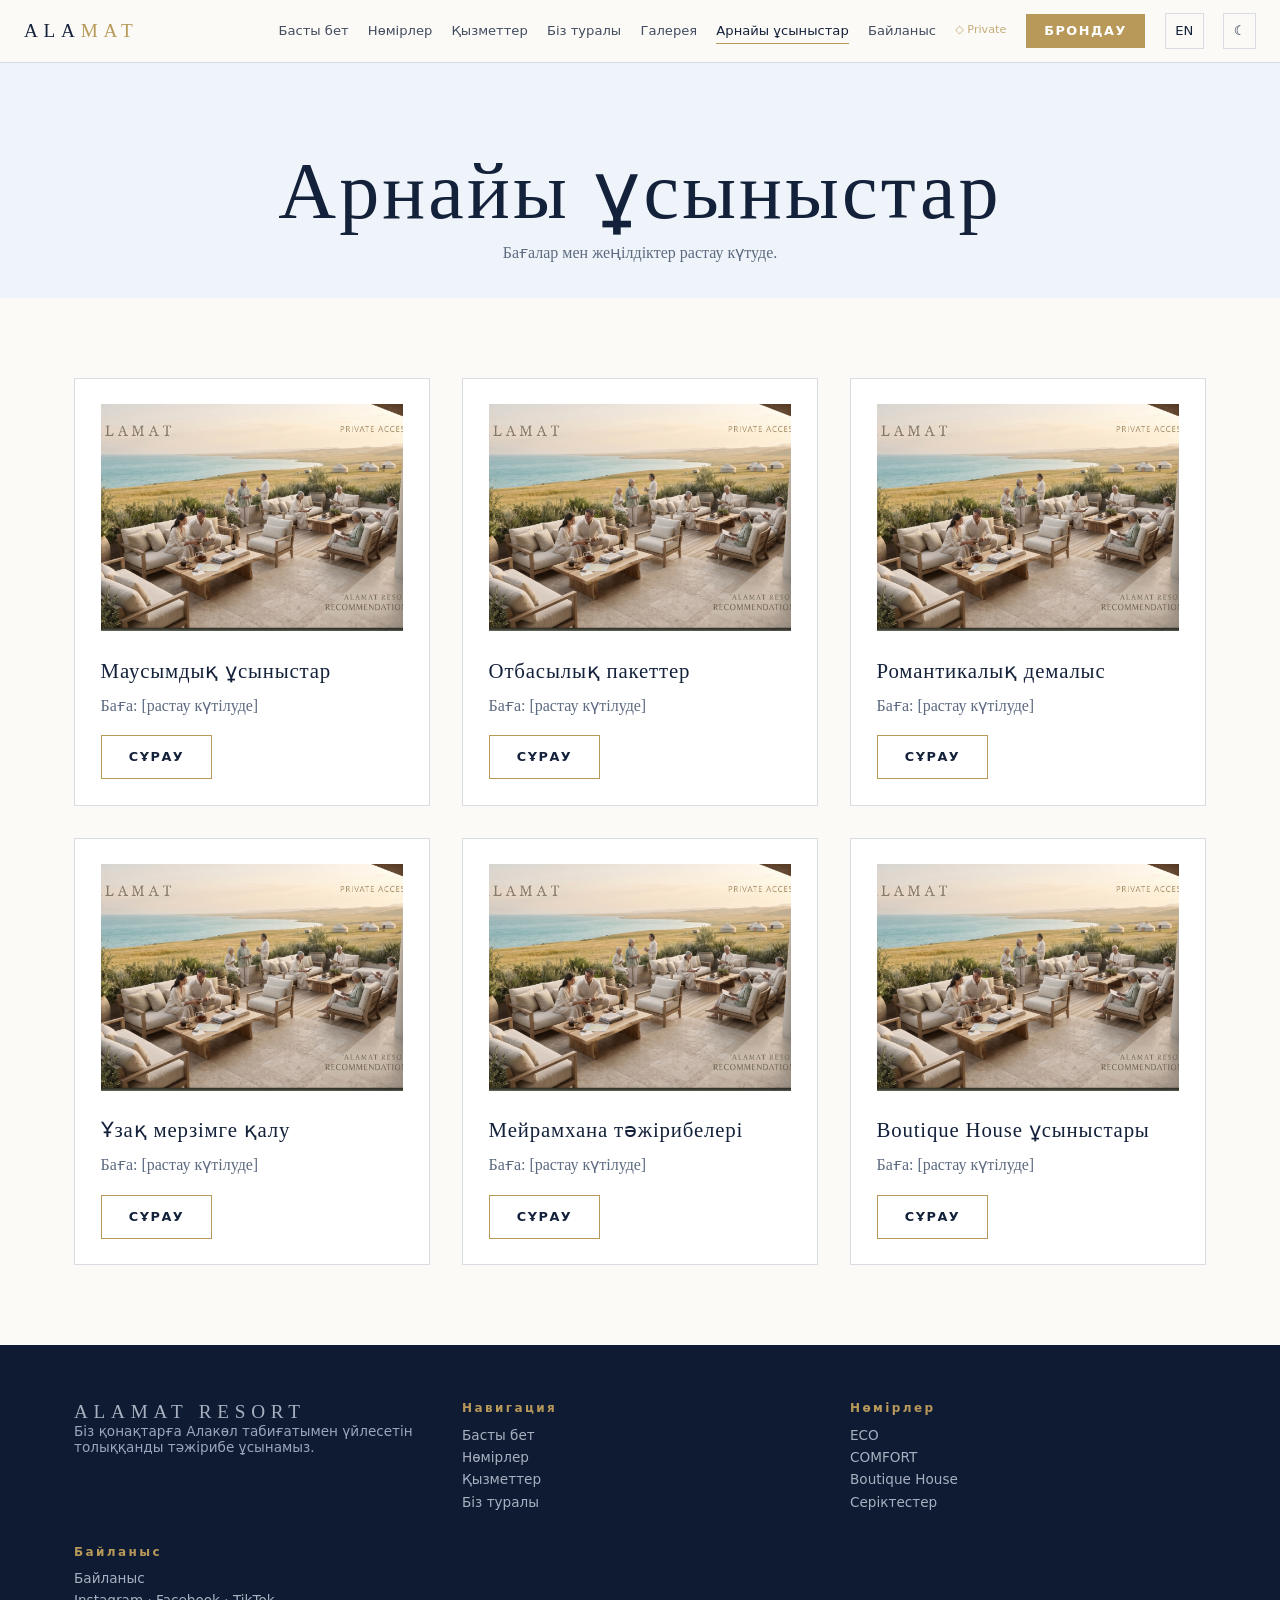
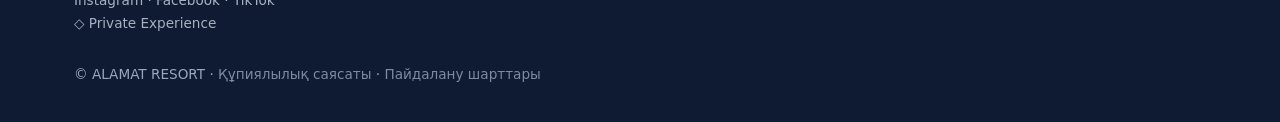
<file: offers.html>
<!DOCTYPE html><html lang="kk" data-theme="light"><head><meta charset="utf-8"><meta name="viewport" content="width=device-width,initial-scale=1">
<title>Offers | ALAMAT RESORT</title><meta name="description" content="Special offers at ALAMAT RESORT.">
<meta property="og:title" content="Offers | ALAMAT RESORT"><meta property="og:description" content="Special offers at ALAMAT RESORT."><meta property="og:type" content="website"><meta property="og:image" content="images/resort/og.jpg">
<link rel="icon" href="data:image/svg+xml,%3Csvg xmlns=%27http://www.w3.org/2000/svg%27 viewBox=%270 0 32 32%27%3E%3Crect width=%2732%27 height=%2732%27 fill=%27%230e1b33%27/%3E%3Ctext x=%2716%27 y=%2722%27 font-size=%2718%27 fill=%27%23c8a96a%27 text-anchor=%27middle%27%3EA%3C/text%3E%3C/svg%3E">
<link rel="stylesheet" href="css/style.css"><link rel="stylesheet" href="css/responsive.css"><link rel="stylesheet" href="css/animations.css">
<script src="js/theme.js"></script></head><body>
<header><div class="nav"><a class="logo" href="index.html">ALA<b>MAT</b></a>
<nav class="menu" id="menu" aria-label="Main"><a href="index.html"><span data-kz="Басты бет" data-en="Home">Басты бет</span></a><a href="rooms.html"><span data-kz="Нөмірлер" data-en="Rooms">Нөмірлер</span></a><a href="services.html"><span data-kz="Қызметтер" data-en="Services">Қызметтер</span></a><a href="about.html"><span data-kz="Біз туралы" data-en="About">Біз туралы</span></a><a href="gallery.html"><span data-kz="Галерея" data-en="Gallery">Галерея</span></a><a href="offers.html" class=active aria-current=page><span data-kz="Арнайы ұсыныстар" data-en="Offers">Арнайы ұсыныстар</span></a><a href="contacts.html"><span data-kz="Байланыс" data-en="Contact">Байланыс</span></a><a class="priv" href="private.html">◇ Private</a></nav>
<a class="btn" href="booking.html"><span data-kz="Брондау" data-en="Book Now">Брондау</span></a>
<button class="tg" id="lang" aria-label="Language">EN</button><button class="tg" id="theme" aria-label="Theme">☾</button><button class="tg burger" id="burger" aria-label="Menu" aria-expanded="false">☰</button></div></header>
<main><div class="page-h"><h1 data-kz="Арнайы ұсыныстар" data-en="Special offers">Арнайы ұсыныстар</h1><p data-kz="Бағалар мен жеңілдіктер растау күтуде." data-en="Prices and discounts are placeholders until confirmed.">Бағалар мен жеңілдіктер растау күтуде.</p></div><section class=""><div class="wrap rv"><div class="grid"><div class="card"><div class="ph"><img src="images/resort/offer.jpg" alt="" loading="lazy" onerror="this.remove()"><span>images/resort/offer.jpg</span></div><br><h3 data-kz="Маусымдық ұсыныстар" data-en="Seasonal offers">Маусымдық ұсыныстар</h3><p data-kz="Баға: [растау күтілуде]" data-en="Price: [to be confirmed]">Баға: [растау күтілуде]</p><a class="btn ghost" href="booking.html"><span data-kz="Сұрау" data-en="Request">Сұрау</span></a></div><div class="card"><div class="ph"><img src="images/resort/offer.jpg" alt="" loading="lazy" onerror="this.remove()"><span>images/resort/offer.jpg</span></div><br><h3 data-kz="Отбасылық пакеттер" data-en="Family packages">Отбасылық пакеттер</h3><p data-kz="Баға: [растау күтілуде]" data-en="Price: [to be confirmed]">Баға: [растау күтілуде]</p><a class="btn ghost" href="booking.html"><span data-kz="Сұрау" data-en="Request">Сұрау</span></a></div><div class="card"><div class="ph"><img src="images/resort/offer.jpg" alt="" loading="lazy" onerror="this.remove()"><span>images/resort/offer.jpg</span></div><br><h3 data-kz="Романтикалық демалыс" data-en="Romantic getaway">Романтикалық демалыс</h3><p data-kz="Баға: [растау күтілуде]" data-en="Price: [to be confirmed]">Баға: [растау күтілуде]</p><a class="btn ghost" href="booking.html"><span data-kz="Сұрау" data-en="Request">Сұрау</span></a></div><div class="card"><div class="ph"><img src="images/resort/offer.jpg" alt="" loading="lazy" onerror="this.remove()"><span>images/resort/offer.jpg</span></div><br><h3 data-kz="Ұзақ мерзімге қалу" data-en="Extended stay">Ұзақ мерзімге қалу</h3><p data-kz="Баға: [растау күтілуде]" data-en="Price: [to be confirmed]">Баға: [растау күтілуде]</p><a class="btn ghost" href="booking.html"><span data-kz="Сұрау" data-en="Request">Сұрау</span></a></div><div class="card"><div class="ph"><img src="images/resort/offer.jpg" alt="" loading="lazy" onerror="this.remove()"><span>images/resort/offer.jpg</span></div><br><h3 data-kz="Мейрамхана тәжірибелері" data-en="Restaurant experiences">Мейрамхана тәжірибелері</h3><p data-kz="Баға: [растау күтілуде]" data-en="Price: [to be confirmed]">Баға: [растау күтілуде]</p><a class="btn ghost" href="booking.html"><span data-kz="Сұрау" data-en="Request">Сұрау</span></a></div><div class="card"><div class="ph"><img src="images/resort/offer.jpg" alt="" loading="lazy" onerror="this.remove()"><span>images/resort/offer.jpg</span></div><br><h3 data-kz="Boutique House ұсыныстары" data-en="Boutique House offers">Boutique House ұсыныстары</h3><p data-kz="Баға: [растау күтілуде]" data-en="Price: [to be confirmed]">Баға: [растау күтілуде]</p><a class="btn ghost" href="booking.html"><span data-kz="Сұрау" data-en="Request">Сұрау</span></a></div></div></div></section></main>
<footer><div class="wrap"><div class="grid"><div><a class="logo" href="index.html" style="display:inline;font-size:1.2rem">ALAMAT RESORT</a><p data-kz="Біз қонақтарға Алакөл табиғатымен үйлесетін толыққанды тәжірибе ұсынамыз." data-en="A complete experience in harmony with the nature of Alakol.">Біз қонақтарға Алакөл табиғатымен үйлесетін толыққанды тәжірибе ұсынамыз.</p></div>
<div><h3><span data-kz="Навигация" data-en="Navigation">Навигация</span></h3><a href="index.html"><span data-kz="Басты бет" data-en="Home">Басты бет</span></a><a href="rooms.html"><span data-kz="Нөмірлер" data-en="Rooms">Нөмірлер</span></a><a href="services.html"><span data-kz="Қызметтер" data-en="Services">Қызметтер</span></a><a href="about.html"><span data-kz="Біз туралы" data-en="About">Біз туралы</span></a></div>
<div><h3><span data-kz="Нөмірлер" data-en="Accommodation">Нөмірлер</span></h3><a href="booking.html?type=eco">ECO</a><a href="booking.html?type=comfort">COMFORT</a><a href="booking.html?type=boutique">Boutique House</a><a href="partners.html"><span data-kz="Серіктестер" data-en="Partners">Серіктестер</span></a></div>
<div><h3><span data-kz="Байланыс" data-en="Contact">Байланыс</span></h3><a href="contacts.html"><span data-kz="Байланыс" data-en="Contact">Байланыс</span></a><a href="contacts.html#social">Instagram · Facebook · TikTok</a><a href="private.html">◇ Private Experience</a></div></div>
<p style="margin-top:2rem">© ALAMAT RESORT · <a href="#" style="display:inline" title="TODO"><span data-kz="Құпиялылық саясаты" data-en="Privacy policy">Құпиялылық саясаты</span></a> · <a href="#" style="display:inline" title="TODO"><span data-kz="Пайдалану шарттары" data-en="Terms">Пайдалану шарттары</span></a></p></div></footer>
<div id="lb" role="dialog" aria-label="Gallery"><button class="p" aria-label="Previous">‹</button><div class="ph"></div><button class="n" aria-label="Next">›</button><button class="x" aria-label="Close">×</button></div>
<script src="js/language.js"></script><script src="js/main.js"></script></body></html>
</file>
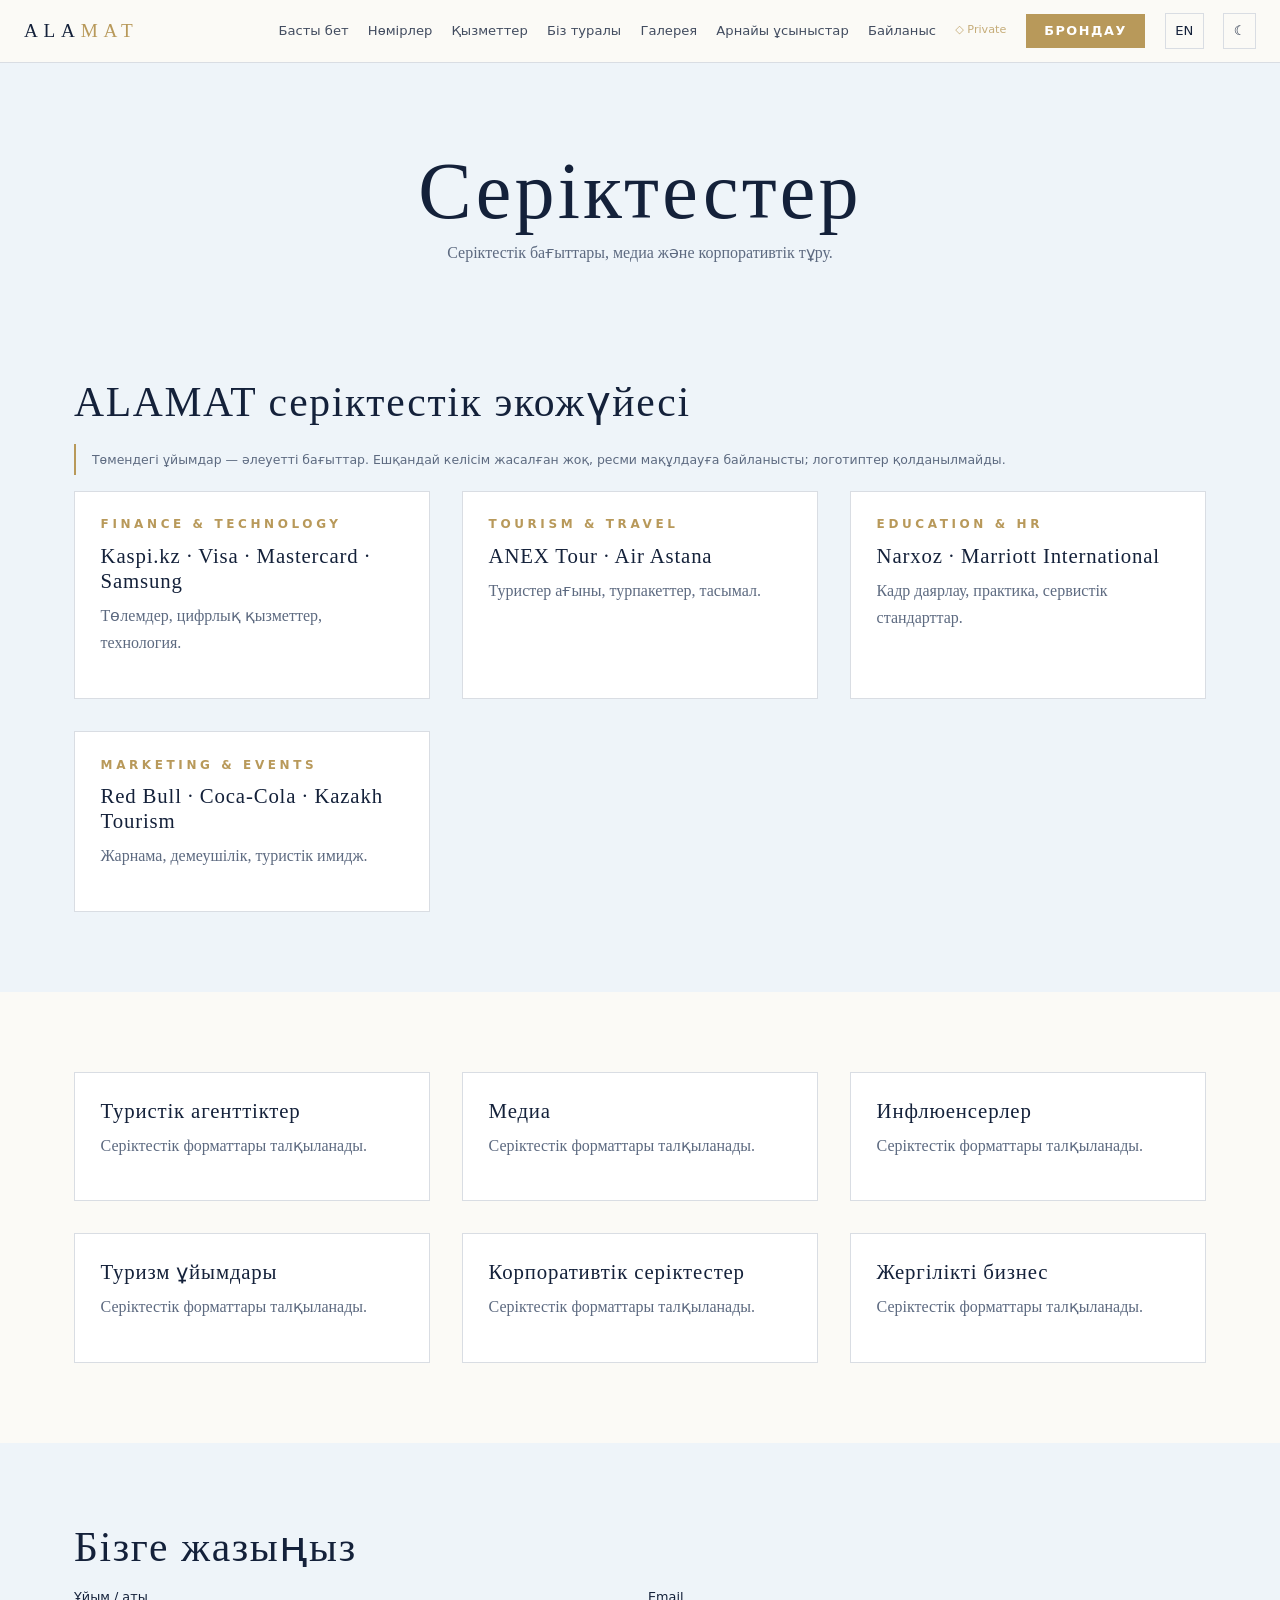
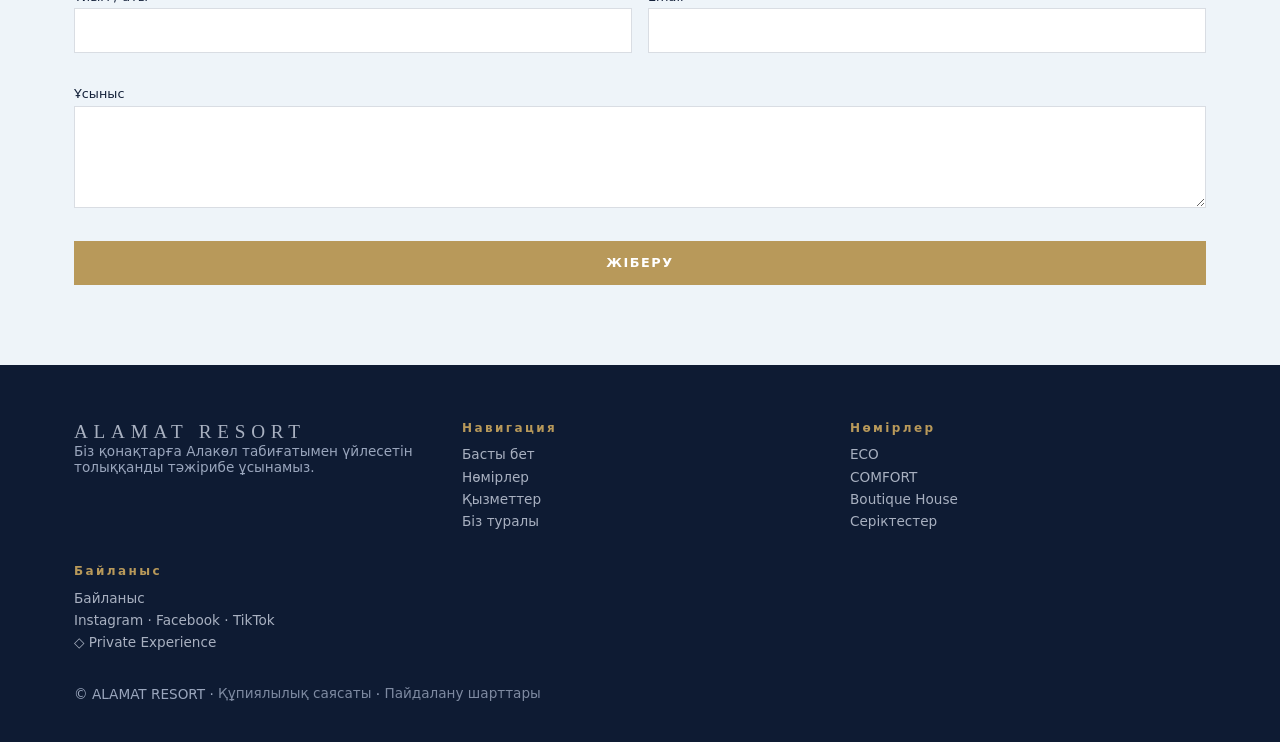
<file: partners.html>
<!DOCTYPE html><html lang="kk" data-theme="light"><head><meta charset="utf-8"><meta name="viewport" content="width=device-width,initial-scale=1">
<title>Partners | ALAMAT RESORT</title><meta name="description" content="Partnership opportunities with ALAMAT RESORT.">
<meta property="og:title" content="Partners | ALAMAT RESORT"><meta property="og:description" content="Partnership opportunities with ALAMAT RESORT."><meta property="og:type" content="website"><meta property="og:image" content="images/resort/og.jpg">
<link rel="icon" href="data:image/svg+xml,%3Csvg xmlns=%27http://www.w3.org/2000/svg%27 viewBox=%270 0 32 32%27%3E%3Crect width=%2732%27 height=%2732%27 fill=%27%230e1b33%27/%3E%3Ctext x=%2716%27 y=%2722%27 font-size=%2718%27 fill=%27%23c8a96a%27 text-anchor=%27middle%27%3EA%3C/text%3E%3C/svg%3E">
<link rel="stylesheet" href="css/style.css"><link rel="stylesheet" href="css/responsive.css"><link rel="stylesheet" href="css/animations.css">
<script src="js/theme.js"></script></head><body>
<header><div class="nav"><a class="logo" href="index.html">ALA<b>MAT</b></a>
<nav class="menu" id="menu" aria-label="Main"><a href="index.html"><span data-kz="Басты бет" data-en="Home">Басты бет</span></a><a href="rooms.html"><span data-kz="Нөмірлер" data-en="Rooms">Нөмірлер</span></a><a href="services.html"><span data-kz="Қызметтер" data-en="Services">Қызметтер</span></a><a href="about.html"><span data-kz="Біз туралы" data-en="About">Біз туралы</span></a><a href="gallery.html"><span data-kz="Галерея" data-en="Gallery">Галерея</span></a><a href="offers.html"><span data-kz="Арнайы ұсыныстар" data-en="Offers">Арнайы ұсыныстар</span></a><a href="contacts.html"><span data-kz="Байланыс" data-en="Contact">Байланыс</span></a><a class="priv" href="private.html">◇ Private</a></nav>
<a class="btn" href="booking.html"><span data-kz="Брондау" data-en="Book Now">Брондау</span></a>
<button class="tg" id="lang" aria-label="Language">EN</button><button class="tg" id="theme" aria-label="Theme">☾</button><button class="tg burger" id="burger" aria-label="Menu" aria-expanded="false">☰</button></div></header>
<main><div class="page-h"><h1 data-kz="Серіктестер" data-en="Partners">Серіктестер</h1><p data-kz="Серіктестік бағыттары, медиа және корпоративтік тұру." data-en="Partnership directions, media collaboration and corporate stays.">Серіктестік бағыттары, медиа және корпоративтік тұру.</p></div><section class="alt "><div class="wrap rv"><h2 data-kz="ALAMAT серіктестік экожүйесі" data-en="ALAMAT partnership ecosystem">ALAMAT серіктестік экожүйесі</h2><p class="note"><span data-kz="Төмендегі ұйымдар — әлеуетті бағыттар. Ешқандай келісім жасалған жоқ, ресми мақұлдауға байланысты; логотиптер қолданылмайды." data-en="Organisations below are prospective directions only. No agreements exist; all are subject to formal approval. No logos are used.">Төмендегі ұйымдар — әлеуетті бағыттар. Ешқандай келісім жасалған жоқ, ресми мақұлдауға байланысты; логотиптер қолданылмайды.</span></p><div class="grid"><div class="card"><span class="eyebrow">Finance & Technology</span><h3>Kaspi.kz · Visa · Mastercard · Samsung</h3><p data-kz="Төлемдер, цифрлық қызметтер, технология." data-en="Payments, digital services, technology.">Төлемдер, цифрлық қызметтер, технология.</p></div><div class="card"><span class="eyebrow">Tourism & Travel</span><h3>ANEX Tour · Air Astana</h3><p data-kz="Туристер ағыны, турпакеттер, тасымал." data-en="Tourist flow, tour packages, transport.">Туристер ағыны, турпакеттер, тасымал.</p></div><div class="card"><span class="eyebrow">Education & HR</span><h3>Narxoz · Marriott International</h3><p data-kz="Кадр даярлау, практика, сервистік стандарттар." data-en="Talent, internships, service standards.">Кадр даярлау, практика, сервистік стандарттар.</p></div><div class="card"><span class="eyebrow">Marketing & Events</span><h3>Red Bull · Coca-Cola · Kazakh Tourism</h3><p data-kz="Жарнама, демеушілік, туристік имидж." data-en="Advertising, sponsorship, tourism image.">Жарнама, демеушілік, туристік имидж.</p></div></div></div></section><section class=""><div class="wrap rv"><div class="grid"><div class="card"><h3 data-kz="Туристік агенттіктер" data-en="Travel agencies">Туристік агенттіктер</h3><p data-kz="Серіктестік форматтары талқыланады." data-en="Formats to be discussed.">Серіктестік форматтары талқыланады.</p></div><div class="card"><h3 data-kz="Медиа" data-en="Media companies">Медиа</h3><p data-kz="Серіктестік форматтары талқыланады." data-en="Formats to be discussed.">Серіктестік форматтары талқыланады.</p></div><div class="card"><h3 data-kz="Инфлюенсерлер" data-en="Influencers">Инфлюенсерлер</h3><p data-kz="Серіктестік форматтары талқыланады." data-en="Formats to be discussed.">Серіктестік форматтары талқыланады.</p></div><div class="card"><h3 data-kz="Туризм ұйымдары" data-en="Tourism organisations">Туризм ұйымдары</h3><p data-kz="Серіктестік форматтары талқыланады." data-en="Formats to be discussed.">Серіктестік форматтары талқыланады.</p></div><div class="card"><h3 data-kz="Корпоративтік серіктестер" data-en="Corporate partners">Корпоративтік серіктестер</h3><p data-kz="Серіктестік форматтары талқыланады." data-en="Formats to be discussed.">Серіктестік форматтары талқыланады.</p></div><div class="card"><h3 data-kz="Жергілікті бизнес" data-en="Local businesses">Жергілікті бизнес</h3><p data-kz="Серіктестік форматтары талқыланады." data-en="Formats to be discussed.">Серіктестік форматтары талқыланады.</p></div></div></div></section><section class="alt "><div class="wrap rv"><h2 data-kz="Бізге жазыңыз" data-en="Contact us">Бізге жазыңыз</h2><form data-demo novalidate><label class="fld"><span data-kz="Ұйым / аты" data-en="Organisation / name">Ұйым / аты</span><input name="name" id="name" type="text" required ><span class="err"></span></label><label class="fld"><span data-kz="Email" data-en="Email">Email</span><input name="email" id="email" type="email" required ><span class="err"></span></label><label class="fld f"><span data-kz="Ұсыныс" data-en="Proposal">Ұсыныс</span><textarea name="m" rows="4" required></textarea><span class="err"></span></label><button class="btn f"><span data-kz="Жіберу" data-en="Send">Жіберу</span></button></form><div class="done"><h3 data-kz="Рахмет!" data-en="Thank you!">Рахмет!</h3><p data-kz="Демо режимде қабылданды." data-en="Received in demo mode.">Демо режимде қабылданды.</p></div></div></section></main>
<footer><div class="wrap"><div class="grid"><div><a class="logo" href="index.html" style="display:inline;font-size:1.2rem">ALAMAT RESORT</a><p data-kz="Біз қонақтарға Алакөл табиғатымен үйлесетін толыққанды тәжірибе ұсынамыз." data-en="A complete experience in harmony with the nature of Alakol.">Біз қонақтарға Алакөл табиғатымен үйлесетін толыққанды тәжірибе ұсынамыз.</p></div>
<div><h3><span data-kz="Навигация" data-en="Navigation">Навигация</span></h3><a href="index.html"><span data-kz="Басты бет" data-en="Home">Басты бет</span></a><a href="rooms.html"><span data-kz="Нөмірлер" data-en="Rooms">Нөмірлер</span></a><a href="services.html"><span data-kz="Қызметтер" data-en="Services">Қызметтер</span></a><a href="about.html"><span data-kz="Біз туралы" data-en="About">Біз туралы</span></a></div>
<div><h3><span data-kz="Нөмірлер" data-en="Accommodation">Нөмірлер</span></h3><a href="booking.html?type=eco">ECO</a><a href="booking.html?type=comfort">COMFORT</a><a href="booking.html?type=boutique">Boutique House</a><a href="partners.html"><span data-kz="Серіктестер" data-en="Partners">Серіктестер</span></a></div>
<div><h3><span data-kz="Байланыс" data-en="Contact">Байланыс</span></h3><a href="contacts.html"><span data-kz="Байланыс" data-en="Contact">Байланыс</span></a><a href="contacts.html#social">Instagram · Facebook · TikTok</a><a href="private.html">◇ Private Experience</a></div></div>
<p style="margin-top:2rem">© ALAMAT RESORT · <a href="#" style="display:inline" title="TODO"><span data-kz="Құпиялылық саясаты" data-en="Privacy policy">Құпиялылық саясаты</span></a> · <a href="#" style="display:inline" title="TODO"><span data-kz="Пайдалану шарттары" data-en="Terms">Пайдалану шарттары</span></a></p></div></footer>
<div id="lb" role="dialog" aria-label="Gallery"><button class="p" aria-label="Previous">‹</button><div class="ph"></div><button class="n" aria-label="Next">›</button><button class="x" aria-label="Close">×</button></div>
<script src="js/language.js"></script><script src="js/main.js"></script></body></html>
</file>
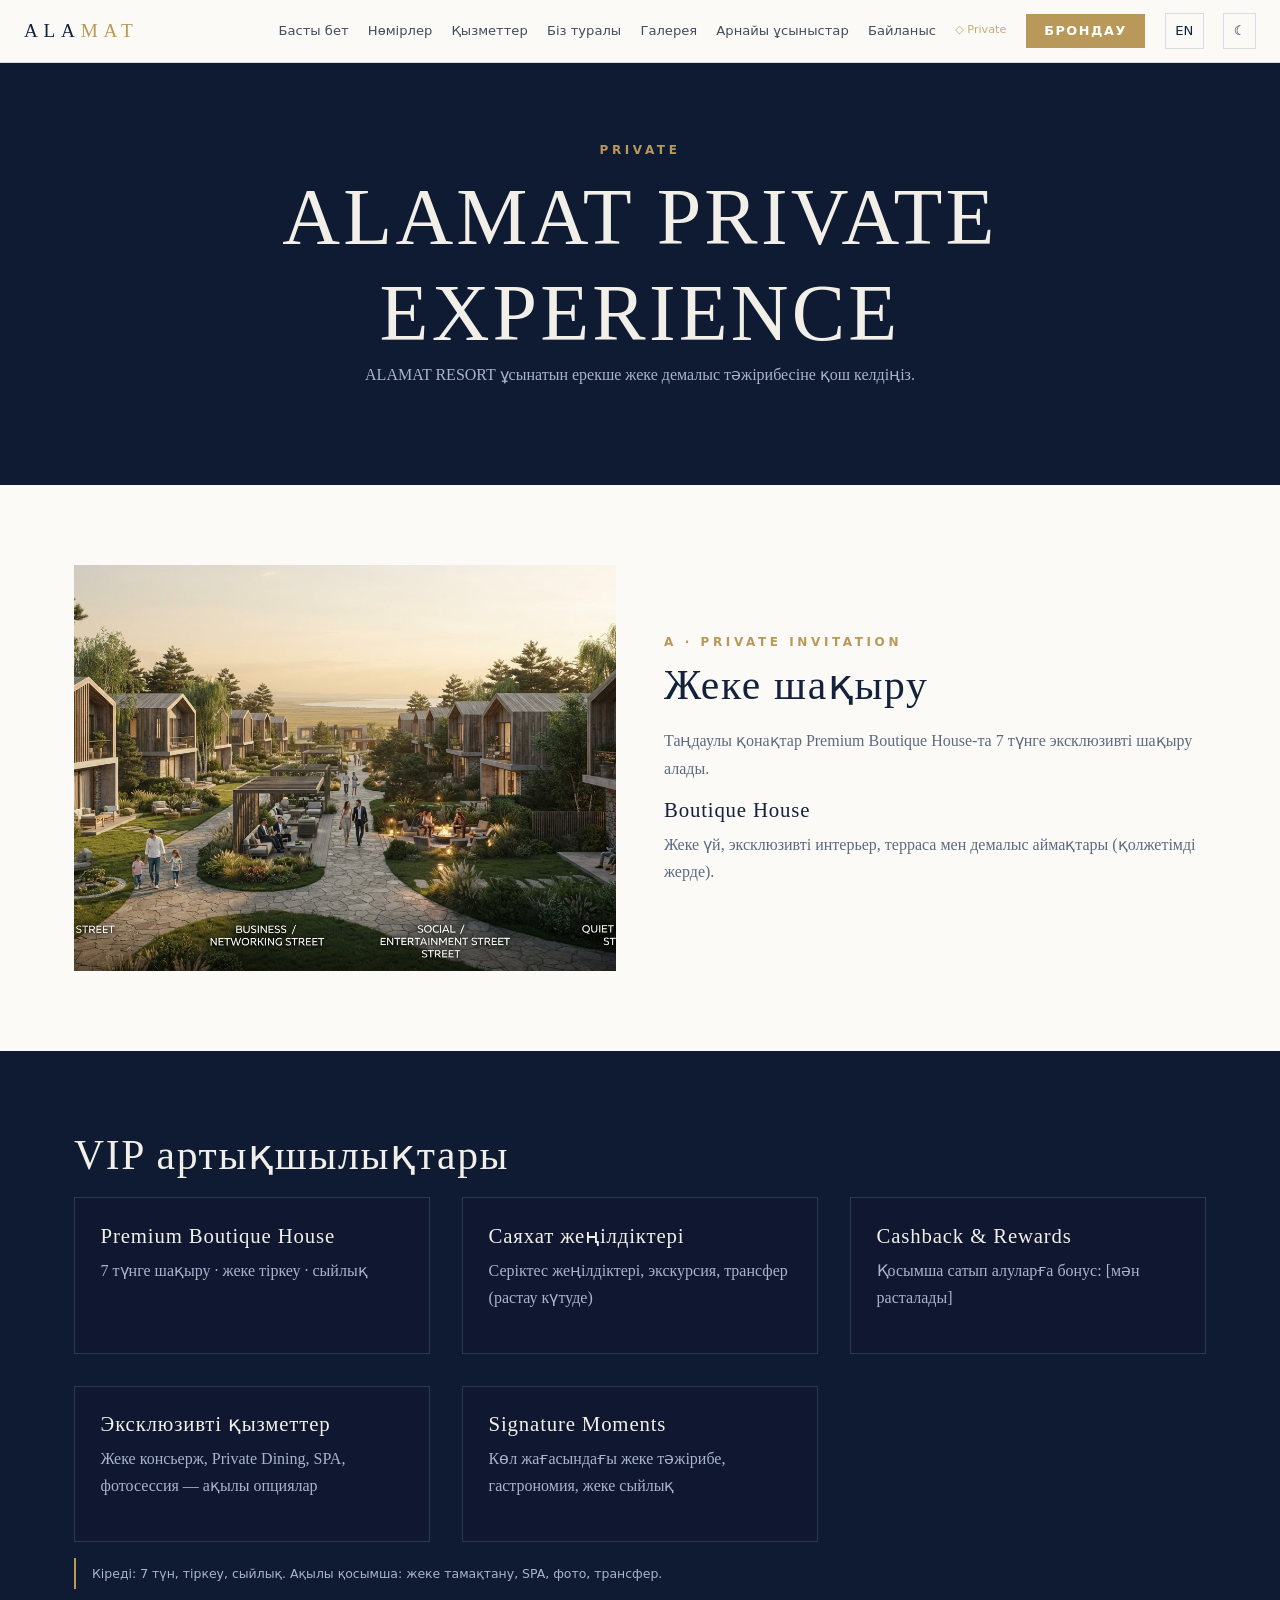
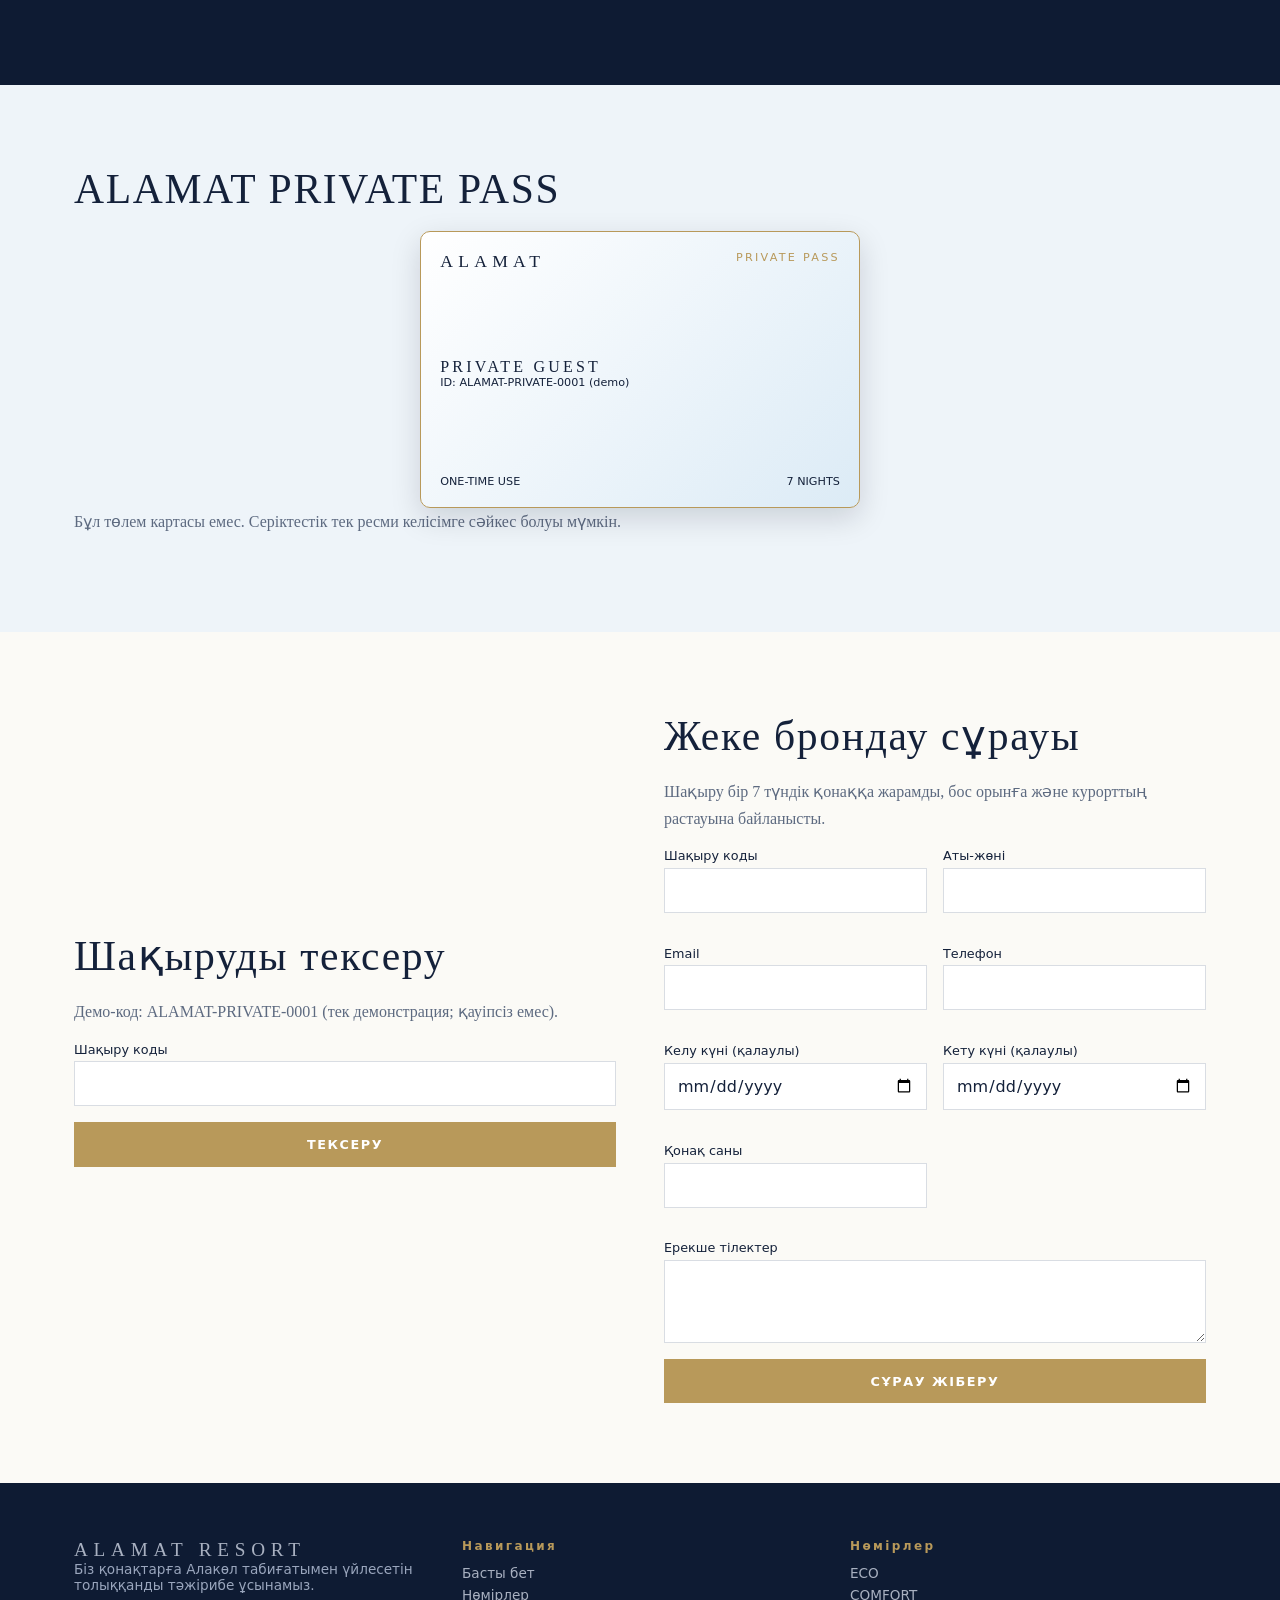
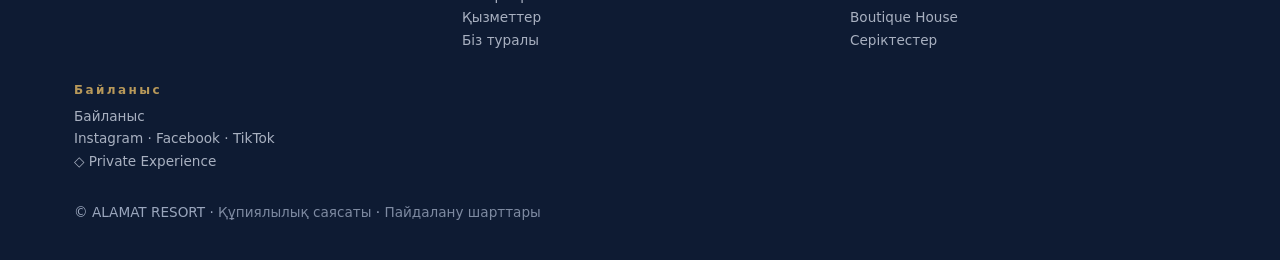
<file: private.html>
<!DOCTYPE html><html lang="kk" data-theme="light"><head><meta charset="utf-8"><meta name="viewport" content="width=device-width,initial-scale=1">
<title>Private Experience | ALAMAT RESORT</title><meta name="description" content="ALAMAT PRIVATE EXPERIENCE — by invitation only.">
<meta property="og:title" content="Private Experience | ALAMAT RESORT"><meta property="og:description" content="ALAMAT PRIVATE EXPERIENCE — by invitation only."><meta property="og:type" content="website"><meta property="og:image" content="images/resort/og.jpg">
<link rel="icon" href="data:image/svg+xml,%3Csvg xmlns=%27http://www.w3.org/2000/svg%27 viewBox=%270 0 32 32%27%3E%3Crect width=%2732%27 height=%2732%27 fill=%27%230e1b33%27/%3E%3Ctext x=%2716%27 y=%2722%27 font-size=%2718%27 fill=%27%23c8a96a%27 text-anchor=%27middle%27%3EA%3C/text%3E%3C/svg%3E">
<link rel="stylesheet" href="css/style.css"><link rel="stylesheet" href="css/responsive.css"><link rel="stylesheet" href="css/animations.css">
<script src="js/theme.js"></script></head><body>
<header><div class="nav"><a class="logo" href="index.html">ALA<b>MAT</b></a>
<nav class="menu" id="menu" aria-label="Main"><a href="index.html"><span data-kz="Басты бет" data-en="Home">Басты бет</span></a><a href="rooms.html"><span data-kz="Нөмірлер" data-en="Rooms">Нөмірлер</span></a><a href="services.html"><span data-kz="Қызметтер" data-en="Services">Қызметтер</span></a><a href="about.html"><span data-kz="Біз туралы" data-en="About">Біз туралы</span></a><a href="gallery.html"><span data-kz="Галерея" data-en="Gallery">Галерея</span></a><a href="offers.html"><span data-kz="Арнайы ұсыныстар" data-en="Offers">Арнайы ұсыныстар</span></a><a href="contacts.html"><span data-kz="Байланыс" data-en="Contact">Байланыс</span></a><a class="priv" href="private.html">◇ Private</a></nav>
<a class="btn" href="booking.html"><span data-kz="Брондау" data-en="Book Now">Брондау</span></a>
<button class="tg" id="lang" aria-label="Language">EN</button><button class="tg" id="theme" aria-label="Theme">☾</button><button class="tg burger" id="burger" aria-label="Menu" aria-expanded="false">☰</button></div></header>
<main><section class="vip" style="text-align:center"><div class="wrap"><span class="eyebrow"><span data-kz="Private" data-en="Private">Private</span></span><h1>ALAMAT PRIVATE EXPERIENCE</h1><p data-kz="ALAMAT RESORT ұсынатын ерекше жеке демалыс тәжірибесіне қош келдіңіз." data-en="An invitation to experience something extraordinary.">ALAMAT RESORT ұсынатын ерекше жеке демалыс тәжірибесіне қош келдіңіз.</p></div></section><section class=""><div class="wrap rv"><div class="split"><div class="ph"><img src="images/vip/boutique.jpg" alt="Boutique House" loading="lazy" onerror="this.remove()"><span>images/vip/boutique.jpg</span></div><div><span class="eyebrow"><span data-kz="A · Private invitation" data-en="A · Private invitation">A · Private invitation</span></span><h2 data-kz="Жеке шақыру" data-en="Private invitation">Жеке шақыру</h2><p data-kz="Таңдаулы қонақтар Premium Boutique House-та 7 түнге эксклюзивті шақыру алады." data-en="Selected guests receive an exclusive invitation to stay in a Premium Boutique House for 7 nights.">Таңдаулы қонақтар Premium Boutique House-та 7 түнге эксклюзивті шақыру алады.</p><h3 data-kz="Boutique House" data-en="Premium Boutique House">Boutique House</h3><p data-kz="Жеке үй, эксклюзивті интерьер, терраса мен демалыс аймақтары (қолжетімді жерде)." data-en="Private house, exclusive interiors, terrace and relaxation areas where applicable.">Жеке үй, эксклюзивті интерьер, терраса мен демалыс аймақтары (қолжетімді жерде).</p></div></div></div></section><section class="vip"><div class="wrap rv"><h2 data-kz="VIP артықшылықтары" data-en="VIP privileges">VIP артықшылықтары</h2><div class="grid"><div class="card"><h3 data-kz="Premium Boutique House" data-en="Premium Boutique House">Premium Boutique House</h3><p data-kz="7 түнге шақыру · жеке тіркеу · сыйлық" data-en="7-night invitation · personal check-in · welcome gift">7 түнге шақыру · жеке тіркеу · сыйлық</p></div><div class="card"><h3 data-kz="Саяхат жеңілдіктері" data-en="Travel privileges">Саяхат жеңілдіктері</h3><p data-kz="Серіктес жеңілдіктері, экскурсия, трансфер (растау күтуде)" data-en="Partner discounts, excursions, transfers (subject to approval)">Серіктес жеңілдіктері, экскурсия, трансфер (растау күтуде)</p></div><div class="card"><h3 data-kz="Cashback &amp; Rewards" data-en="Cashback &amp; Rewards">Cashback &amp; Rewards</h3><p data-kz="Қосымша сатып алуларға бонус: [мән расталады]" data-en="Rewards on eligible extras: [value TBC]">Қосымша сатып алуларға бонус: [мән расталады]</p></div><div class="card"><h3 data-kz="Эксклюзивті қызметтер" data-en="Exclusive services">Эксклюзивті қызметтер</h3><p data-kz="Жеке консьерж, Private Dining, SPA, фотосессия — ақылы опциялар" data-en="Concierge, Private Dining, SPA, photography — paid optional services">Жеке консьерж, Private Dining, SPA, фотосессия — ақылы опциялар</p></div><div class="card"><h3 data-kz="Signature Moments" data-en="Signature Moments">Signature Moments</h3><p data-kz="Көл жағасындағы жеке тәжірибе, гастрономия, жеке сыйлық" data-en="Lakeside experience, gastronomy, personalised gift">Көл жағасындағы жеке тәжірибе, гастрономия, жеке сыйлық</p></div></div><p class="note"><span data-kz="Кіреді: 7 түн, тіркеу, сыйлық. Ақылы қосымша: жеке тамақтану, SPA, фото, трансфер." data-en="Included: 7 nights, check-in, gift. Paid optional: dining, SPA, photo, transfer.">Кіреді: 7 түн, тіркеу, сыйлық. Ақылы қосымша: жеке тамақтану, SPA, фото, трансфер.</span></p></div></section><section class="alt "><div class="wrap rv"><h2 data-kz="ALAMAT PRIVATE PASS" data-en="ALAMAT PRIVATE PASS">ALAMAT PRIVATE PASS</h2><div class="pass" id="pass" tabindex="0" role="button" aria-label="Flip card"><div class="in"><div class="face"><div style="display:flex;justify-content:space-between"><b>ALAMAT</b><em>PRIVATE PASS</em></div><div><div style="font:1rem Georgia;letter-spacing:.2em">PRIVATE GUEST</div><div>ID: ALAMAT-PRIVATE-0001 (demo)</div></div><div style="display:flex;justify-content:space-between"><span>ONE-TIME USE</span><span>7 NIGHTS</span></div></div><div class="face bk"><div class="qr"></div><div>ALAMAT-PRIVATE-0001<br><small>DEMO · QR placeholder</small></div><small>Not a payment card. Invitation and benefits card only.</small></div></div></div><p data-kz="Бұл төлем картасы емес. Серіктестік тек ресми келісімге сәйкес болуы мүмкін." data-en="This is not a payment card. Any future partnership is subject to formal approval.">Бұл төлем картасы емес. Серіктестік тек ресми келісімге сәйкес болуы мүмкін.</p></div></section><section class=""><div class="wrap rv"><div class="split"><div><h2 data-kz="Шақыруды тексеру" data-en="Validate invitation">Шақыруды тексеру</h2><p data-kz="Демо-код: ALAMAT-PRIVATE-0001 (тек демонстрация; қауіпсіз емес)." data-en="Demo code: ALAMAT-PRIVATE-0001 (demonstration only; not secure).">Демо-код: ALAMAT-PRIVATE-0001 (тек демонстрация; қауіпсіз емес).</p><form id="vf" style="grid-template-columns:1fr"><label class="fld"><span data-kz="Шақыру коды" data-en="Invitation code">Шақыру коды</span><input id="vc"></label><button class="btn"><span data-kz="Тексеру" data-en="Validate">Тексеру</span></button></form><p id="vr" role="status" style="margin-top:1rem"></p><a id="vl" class="btn ghost" style="display:none" href="#req"><span data-kz="Сұрау формасына өту" data-en="Go to request form">Сұрау формасына өту</span></a></div><div id="req"><h2 data-kz="Жеке брондау сұрауы" data-en="Private booking request">Жеке брондау сұрауы</h2><p data-kz="Шақыру бір 7 түндік қонаққа жарамды, бос орынға және курорттың растауына байланысты." data-en="The invitation is valid for one stay of seven nights, subject to availability and confirmation by the resort.">Шақыру бір 7 түндік қонаққа жарамды, бос орынға және курорттың растауына байланысты.</p><form id="pf" data-demo novalidate><label class="fld"><span data-kz="Шақыру коды" data-en="Invitation code">Шақыру коды</span><input name="code" id="pcode" required><span class="err"></span></label><label class="fld"><span data-kz="Аты-жөні" data-en="Guest name">Аты-жөні</span><input name="name" id="name" type="text" required ><span class="err"></span></label><label class="fld"><span data-kz="Email" data-en="Email">Email</span><input name="email" id="email" type="email" required ><span class="err"></span></label><label class="fld"><span data-kz="Телефон" data-en="Phone">Телефон</span><input name="phone" id="phone" type="tel" required ><span class="err"></span></label><label class="fld"><span data-kz="Келу күні (қалаулы)" data-en="Preferred check-in">Келу күні (қалаулы)</span><input name="ci" id="ci" type="date" required ><span class="err"></span></label><label class="fld"><span data-kz="Кету күні (қалаулы)" data-en="Preferred check-out">Кету күні (қалаулы)</span><input name="co" id="co" type="date" required ><span class="err"></span></label><label class="fld"><span data-kz="Қонақ саны" data-en="Guests">Қонақ саны</span><input name="g" id="g" type="number" required min=1><span class="err"></span></label><label class="fld f"><span data-kz="Ерекше тілектер" data-en="Special requests">Ерекше тілектер</span><textarea name="r" rows="3"></textarea></label><button class="btn f"><span data-kz="Сұрау жіберу" data-en="Send request">Сұрау жіберу</span></button></form><div class="done"><h3 data-kz="Рахмет!" data-en="Thank you!">Рахмет!</h3><p data-kz="Сұрау демо режимде қабылданды." data-en="Request received in demo mode.">Сұрау демо режимде қабылданды.</p></div></div></div></div></section></main>
<footer><div class="wrap"><div class="grid"><div><a class="logo" href="index.html" style="display:inline;font-size:1.2rem">ALAMAT RESORT</a><p data-kz="Біз қонақтарға Алакөл табиғатымен үйлесетін толыққанды тәжірибе ұсынамыз." data-en="A complete experience in harmony with the nature of Alakol.">Біз қонақтарға Алакөл табиғатымен үйлесетін толыққанды тәжірибе ұсынамыз.</p></div>
<div><h3><span data-kz="Навигация" data-en="Navigation">Навигация</span></h3><a href="index.html"><span data-kz="Басты бет" data-en="Home">Басты бет</span></a><a href="rooms.html"><span data-kz="Нөмірлер" data-en="Rooms">Нөмірлер</span></a><a href="services.html"><span data-kz="Қызметтер" data-en="Services">Қызметтер</span></a><a href="about.html"><span data-kz="Біз туралы" data-en="About">Біз туралы</span></a></div>
<div><h3><span data-kz="Нөмірлер" data-en="Accommodation">Нөмірлер</span></h3><a href="booking.html?type=eco">ECO</a><a href="booking.html?type=comfort">COMFORT</a><a href="booking.html?type=boutique">Boutique House</a><a href="partners.html"><span data-kz="Серіктестер" data-en="Partners">Серіктестер</span></a></div>
<div><h3><span data-kz="Байланыс" data-en="Contact">Байланыс</span></h3><a href="contacts.html"><span data-kz="Байланыс" data-en="Contact">Байланыс</span></a><a href="contacts.html#social">Instagram · Facebook · TikTok</a><a href="private.html">◇ Private Experience</a></div></div>
<p style="margin-top:2rem">© ALAMAT RESORT · <a href="#" style="display:inline" title="TODO"><span data-kz="Құпиялылық саясаты" data-en="Privacy policy">Құпиялылық саясаты</span></a> · <a href="#" style="display:inline" title="TODO"><span data-kz="Пайдалану шарттары" data-en="Terms">Пайдалану шарттары</span></a></p></div></footer>
<div id="lb" role="dialog" aria-label="Gallery"><button class="p" aria-label="Previous">‹</button><div class="ph"></div><button class="n" aria-label="Next">›</button><button class="x" aria-label="Close">×</button></div>
<script src="js/language.js"></script><script src="js/main.js"></script><script src="js/private.js"></script></body></html>
</file>
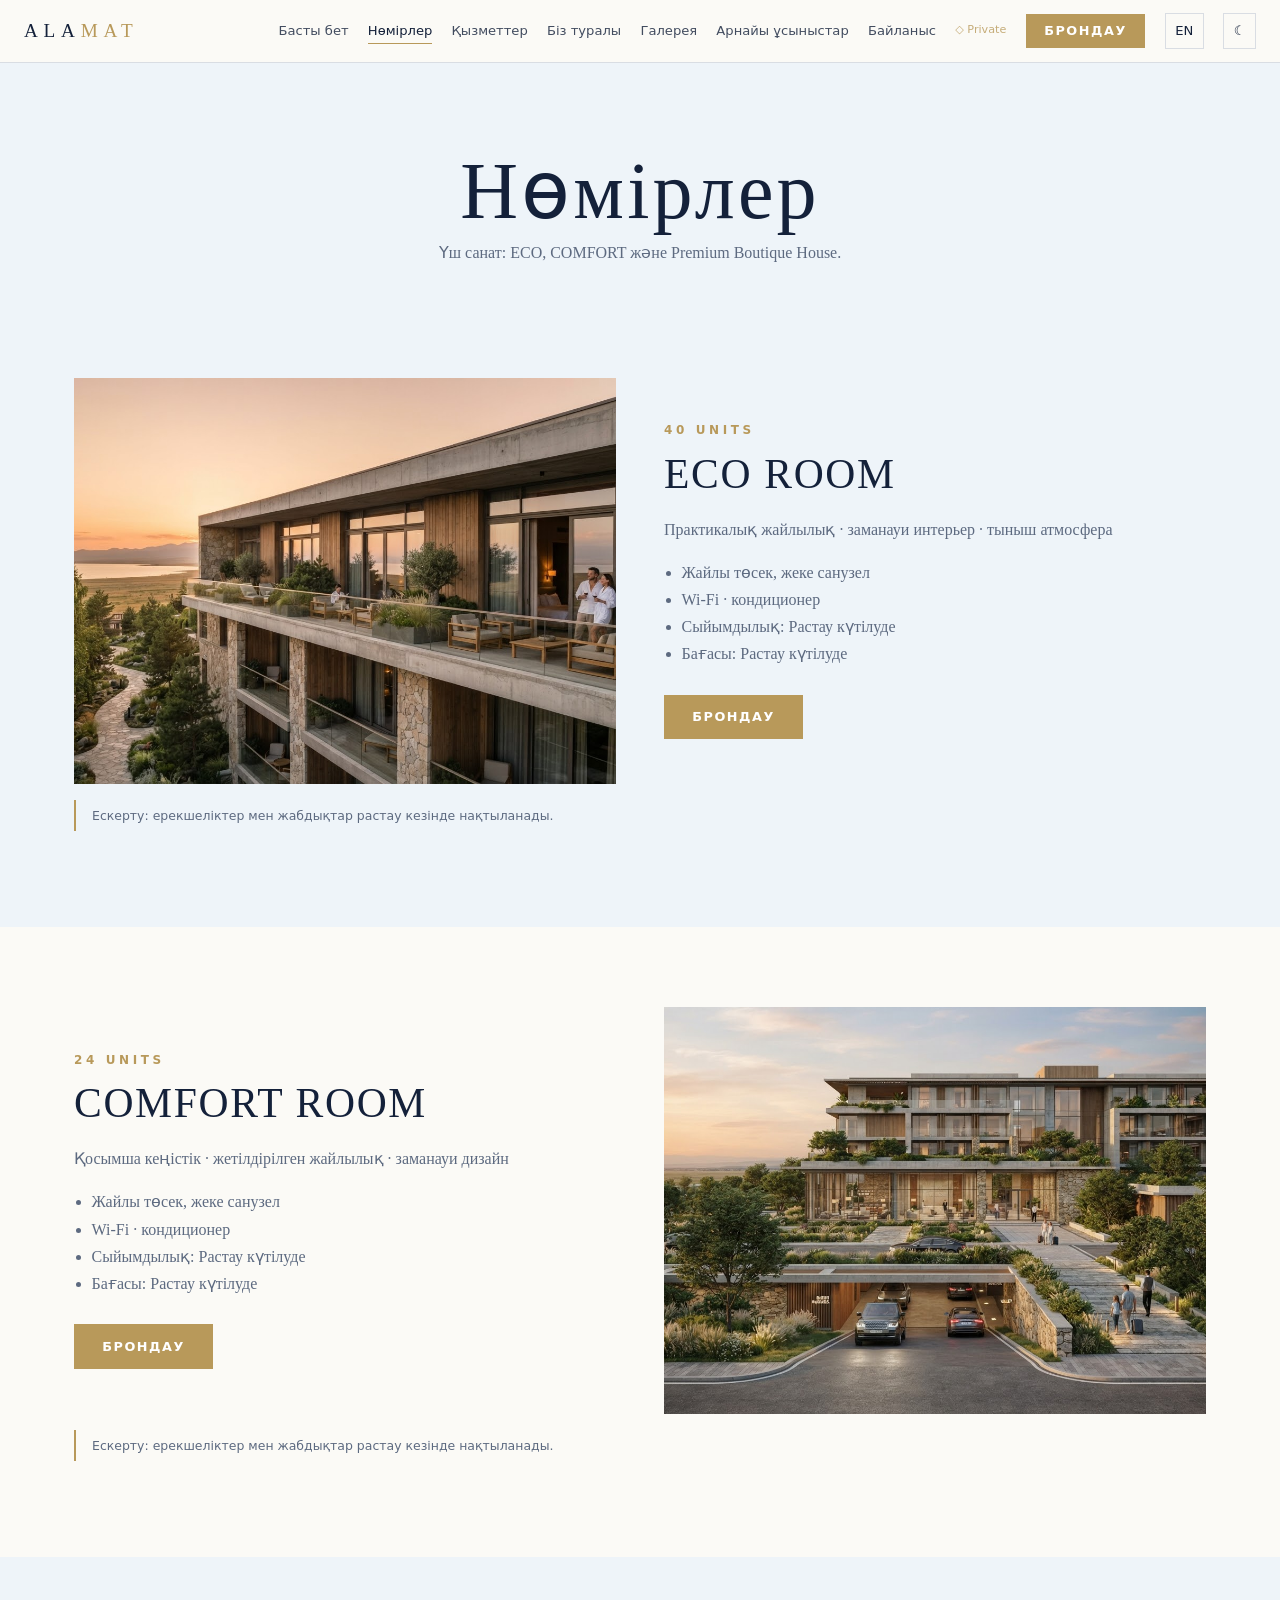
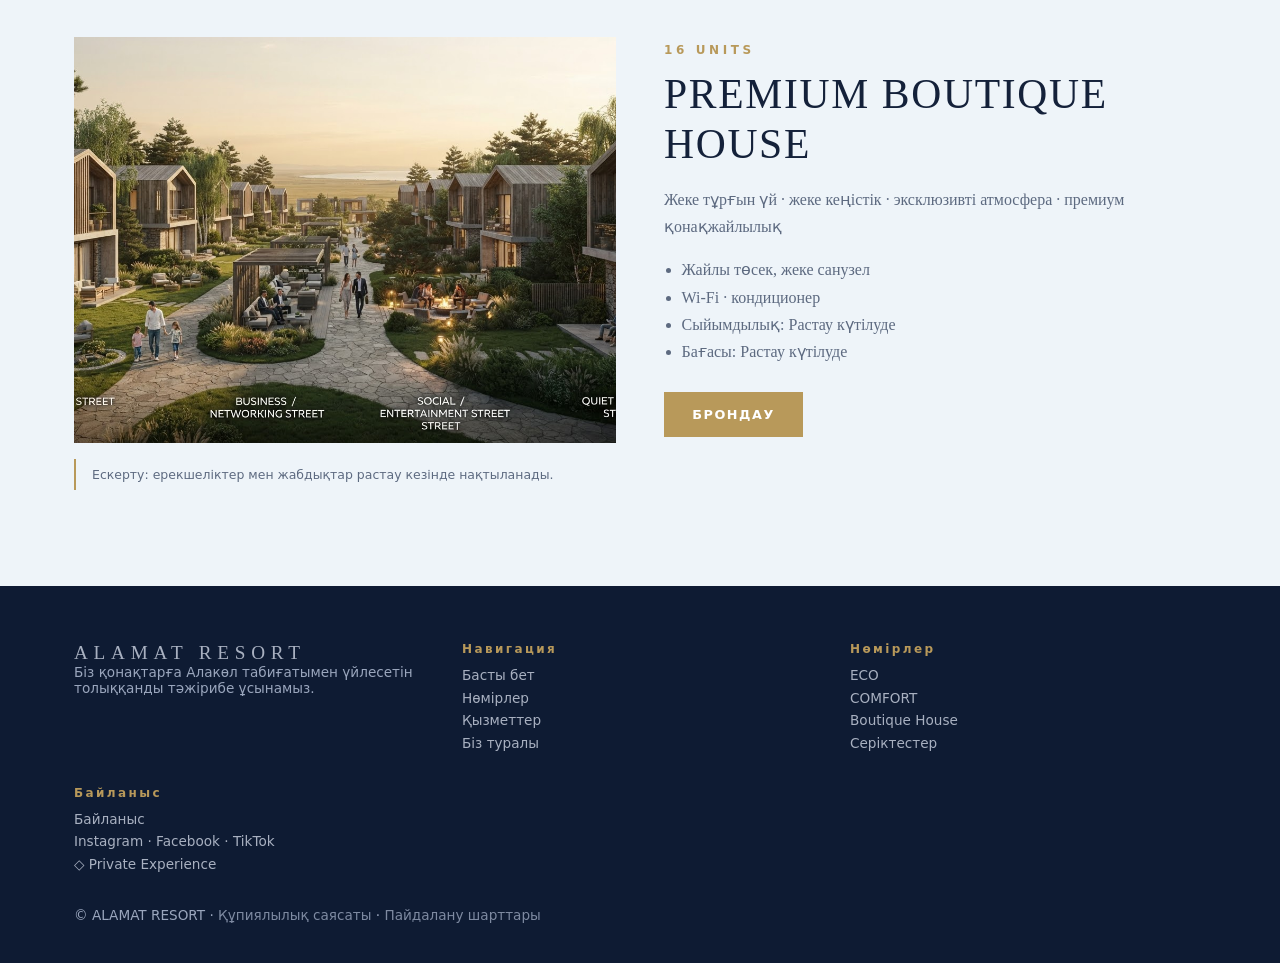
<file: rooms.html>
<!DOCTYPE html><html lang="kk" data-theme="light"><head><meta charset="utf-8"><meta name="viewport" content="width=device-width,initial-scale=1">
<title>Rooms | ALAMAT RESORT</title><meta name="description" content="ECO, COMFORT and Premium Boutique House accommodation at ALAMAT RESORT.">
<meta property="og:title" content="Rooms | ALAMAT RESORT"><meta property="og:description" content="ECO, COMFORT and Premium Boutique House accommodation at ALAMAT RESORT."><meta property="og:type" content="website"><meta property="og:image" content="images/resort/og.jpg">
<link rel="icon" href="data:image/svg+xml,%3Csvg xmlns=%27http://www.w3.org/2000/svg%27 viewBox=%270 0 32 32%27%3E%3Crect width=%2732%27 height=%2732%27 fill=%27%230e1b33%27/%3E%3Ctext x=%2716%27 y=%2722%27 font-size=%2718%27 fill=%27%23c8a96a%27 text-anchor=%27middle%27%3EA%3C/text%3E%3C/svg%3E">
<link rel="stylesheet" href="css/style.css"><link rel="stylesheet" href="css/responsive.css"><link rel="stylesheet" href="css/animations.css">
<script src="js/theme.js"></script></head><body>
<header><div class="nav"><a class="logo" href="index.html">ALA<b>MAT</b></a>
<nav class="menu" id="menu" aria-label="Main"><a href="index.html"><span data-kz="Басты бет" data-en="Home">Басты бет</span></a><a href="rooms.html" class=active aria-current=page><span data-kz="Нөмірлер" data-en="Rooms">Нөмірлер</span></a><a href="services.html"><span data-kz="Қызметтер" data-en="Services">Қызметтер</span></a><a href="about.html"><span data-kz="Біз туралы" data-en="About">Біз туралы</span></a><a href="gallery.html"><span data-kz="Галерея" data-en="Gallery">Галерея</span></a><a href="offers.html"><span data-kz="Арнайы ұсыныстар" data-en="Offers">Арнайы ұсыныстар</span></a><a href="contacts.html"><span data-kz="Байланыс" data-en="Contact">Байланыс</span></a><a class="priv" href="private.html">◇ Private</a></nav>
<a class="btn" href="booking.html"><span data-kz="Брондау" data-en="Book Now">Брондау</span></a>
<button class="tg" id="lang" aria-label="Language">EN</button><button class="tg" id="theme" aria-label="Theme">☾</button><button class="tg burger" id="burger" aria-label="Menu" aria-expanded="false">☰</button></div></header>
<main><div class="page-h"><h1 data-kz="Нөмірлер" data-en="Rooms &amp; Accommodation">Нөмірлер</h1><p data-kz="Үш санат: ECO, COMFORT және Premium Boutique House." data-en="Three categories: ECO, COMFORT and Premium Boutique House.">Үш санат: ECO, COMFORT және Premium Boutique House.</p></div><section id="eco" class="alt"><div class="wrap rv"><div class="split"><div class="ph"><img src="images/rooms/eco.jpg" alt="ECO ROOM" loading="lazy" onerror="this.remove()"><span>images/rooms/eco.jpg</span></div><div><span class="eyebrow"><span data-kz="40 units" data-en="40 units">40 units</span></span><h2 data-kz="ECO ROOM" data-en="ECO ROOM">ECO ROOM</h2><p data-kz="Практикалық жайлылық · заманауи интерьер · тыныш атмосфера" data-en="Practical comfort · modern interior · relaxing atmosphere">Практикалық жайлылық · заманауи интерьер · тыныш атмосфера</p><ul class="list"><li><span data-kz="Жайлы төсек, жеке санузел" data-en="Comfortable bed, private bathroom">Жайлы төсек, жеке санузел</span></li><li>Wi-Fi · <span data-kz="кондиционер" data-en="climate control">кондиционер</span></li><li><span data-kz="Сыйымдылық" data-en="Capacity">Сыйымдылық</span>: <span data-kz="Растау күтілуде" data-en="To be confirmed">Растау күтілуде</span></li><li><span data-kz="Бағасы" data-en="Price">Бағасы</span>: <span data-kz="Растау күтілуде" data-en="To be confirmed">Растау күтілуде</span></li></ul><br><a class="btn" href="booking.html?type=eco"><span data-kz="Брондау" data-en="Book now">Брондау</span></a></div></div><p class="note"><span data-kz="Ескерту: ерекшеліктер мен жабдықтар растау кезінде нақтыланады." data-en="Note: features and amenities are subject to final confirmation.">Ескерту: ерекшеліктер мен жабдықтар растау кезінде нақтыланады.</span></p></div></section><section id="comfort" class=""><div class="wrap rv"><div class="split rev"><div class="ph"><img src="images/rooms/comfort.jpg" alt="COMFORT ROOM" loading="lazy" onerror="this.remove()"><span>images/rooms/comfort.jpg</span></div><div><span class="eyebrow"><span data-kz="24 units" data-en="24 units">24 units</span></span><h2 data-kz="COMFORT ROOM" data-en="COMFORT ROOM">COMFORT ROOM</h2><p data-kz="Қосымша кеңістік · жетілдірілген жайлылық · заманауи дизайн" data-en="Additional space · enhanced comfort · contemporary design">Қосымша кеңістік · жетілдірілген жайлылық · заманауи дизайн</p><ul class="list"><li><span data-kz="Жайлы төсек, жеке санузел" data-en="Comfortable bed, private bathroom">Жайлы төсек, жеке санузел</span></li><li>Wi-Fi · <span data-kz="кондиционер" data-en="climate control">кондиционер</span></li><li><span data-kz="Сыйымдылық" data-en="Capacity">Сыйымдылық</span>: <span data-kz="Растау күтілуде" data-en="To be confirmed">Растау күтілуде</span></li><li><span data-kz="Бағасы" data-en="Price">Бағасы</span>: <span data-kz="Растау күтілуде" data-en="To be confirmed">Растау күтілуде</span></li></ul><br><a class="btn" href="booking.html?type=comfort"><span data-kz="Брондау" data-en="Book now">Брондау</span></a></div></div><p class="note"><span data-kz="Ескерту: ерекшеліктер мен жабдықтар растау кезінде нақтыланады." data-en="Note: features and amenities are subject to final confirmation.">Ескерту: ерекшеліктер мен жабдықтар растау кезінде нақтыланады.</span></p></div></section><section id="boutique" class="alt"><div class="wrap rv"><div class="split"><div class="ph"><img src="images/rooms/boutique.jpg" alt="PREMIUM BOUTIQUE HOUSE" loading="lazy" onerror="this.remove()"><span>images/rooms/boutique.jpg</span></div><div><span class="eyebrow"><span data-kz="16 units" data-en="16 units">16 units</span></span><h2 data-kz="PREMIUM BOUTIQUE HOUSE" data-en="PREMIUM BOUTIQUE HOUSE">PREMIUM BOUTIQUE HOUSE</h2><p data-kz="Жеке тұрғын үй · жеке кеңістік · эксклюзивті атмосфера · премиум қонақжайлылық" data-en="Private accommodation · personal space · exclusive atmosphere · premium hospitality">Жеке тұрғын үй · жеке кеңістік · эксклюзивті атмосфера · премиум қонақжайлылық</p><ul class="list"><li><span data-kz="Жайлы төсек, жеке санузел" data-en="Comfortable bed, private bathroom">Жайлы төсек, жеке санузел</span></li><li>Wi-Fi · <span data-kz="кондиционер" data-en="climate control">кондиционер</span></li><li><span data-kz="Сыйымдылық" data-en="Capacity">Сыйымдылық</span>: <span data-kz="Растау күтілуде" data-en="To be confirmed">Растау күтілуде</span></li><li><span data-kz="Бағасы" data-en="Price">Бағасы</span>: <span data-kz="Растау күтілуде" data-en="To be confirmed">Растау күтілуде</span></li></ul><br><a class="btn" href="booking.html?type=boutique"><span data-kz="Брондау" data-en="Book now">Брондау</span></a></div></div><p class="note"><span data-kz="Ескерту: ерекшеліктер мен жабдықтар растау кезінде нақтыланады." data-en="Note: features and amenities are subject to final confirmation.">Ескерту: ерекшеліктер мен жабдықтар растау кезінде нақтыланады.</span></p></div></section></main>
<footer><div class="wrap"><div class="grid"><div><a class="logo" href="index.html" style="display:inline;font-size:1.2rem">ALAMAT RESORT</a><p data-kz="Біз қонақтарға Алакөл табиғатымен үйлесетін толыққанды тәжірибе ұсынамыз." data-en="A complete experience in harmony with the nature of Alakol.">Біз қонақтарға Алакөл табиғатымен үйлесетін толыққанды тәжірибе ұсынамыз.</p></div>
<div><h3><span data-kz="Навигация" data-en="Navigation">Навигация</span></h3><a href="index.html"><span data-kz="Басты бет" data-en="Home">Басты бет</span></a><a href="rooms.html"><span data-kz="Нөмірлер" data-en="Rooms">Нөмірлер</span></a><a href="services.html"><span data-kz="Қызметтер" data-en="Services">Қызметтер</span></a><a href="about.html"><span data-kz="Біз туралы" data-en="About">Біз туралы</span></a></div>
<div><h3><span data-kz="Нөмірлер" data-en="Accommodation">Нөмірлер</span></h3><a href="booking.html?type=eco">ECO</a><a href="booking.html?type=comfort">COMFORT</a><a href="booking.html?type=boutique">Boutique House</a><a href="partners.html"><span data-kz="Серіктестер" data-en="Partners">Серіктестер</span></a></div>
<div><h3><span data-kz="Байланыс" data-en="Contact">Байланыс</span></h3><a href="contacts.html"><span data-kz="Байланыс" data-en="Contact">Байланыс</span></a><a href="contacts.html#social">Instagram · Facebook · TikTok</a><a href="private.html">◇ Private Experience</a></div></div>
<p style="margin-top:2rem">© ALAMAT RESORT · <a href="#" style="display:inline" title="TODO"><span data-kz="Құпиялылық саясаты" data-en="Privacy policy">Құпиялылық саясаты</span></a> · <a href="#" style="display:inline" title="TODO"><span data-kz="Пайдалану шарттары" data-en="Terms">Пайдалану шарттары</span></a></p></div></footer>
<div id="lb" role="dialog" aria-label="Gallery"><button class="p" aria-label="Previous">‹</button><div class="ph"></div><button class="n" aria-label="Next">›</button><button class="x" aria-label="Close">×</button></div>
<script src="js/language.js"></script><script src="js/main.js"></script></body></html>
</file>
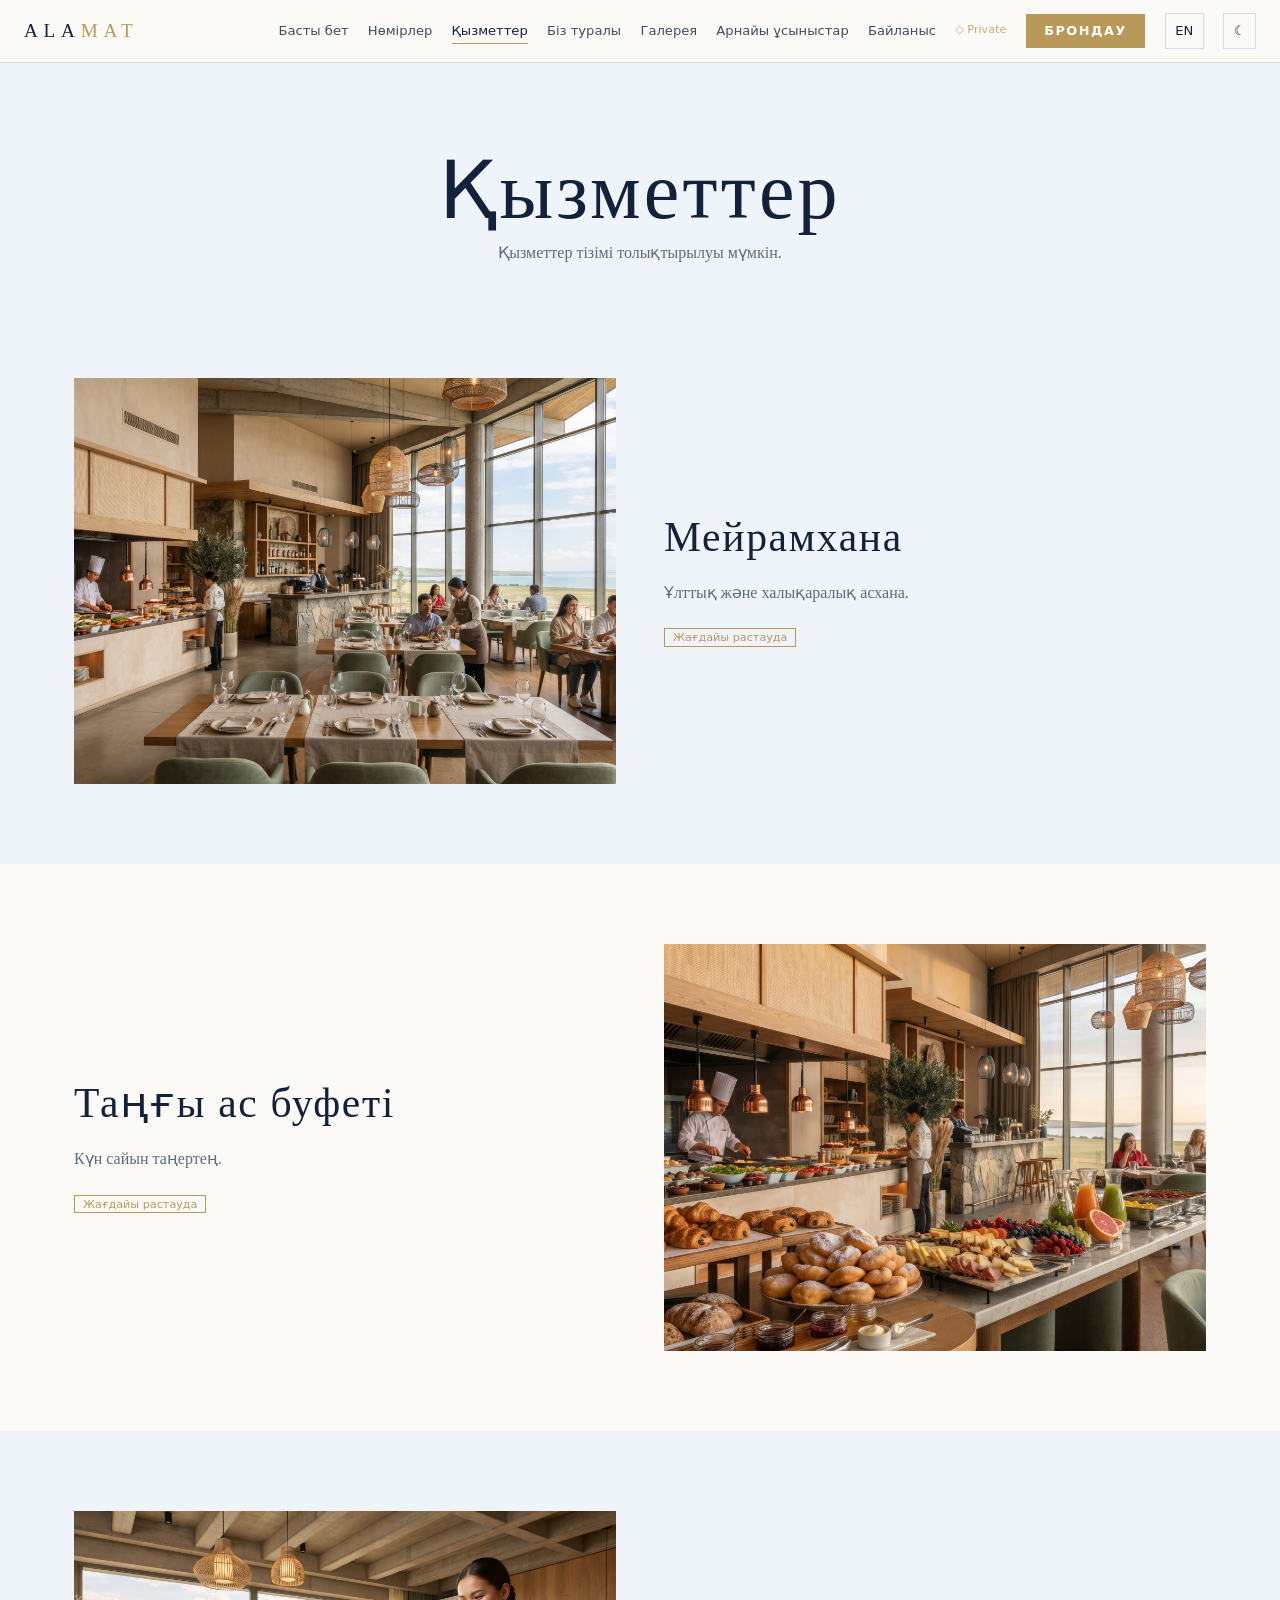
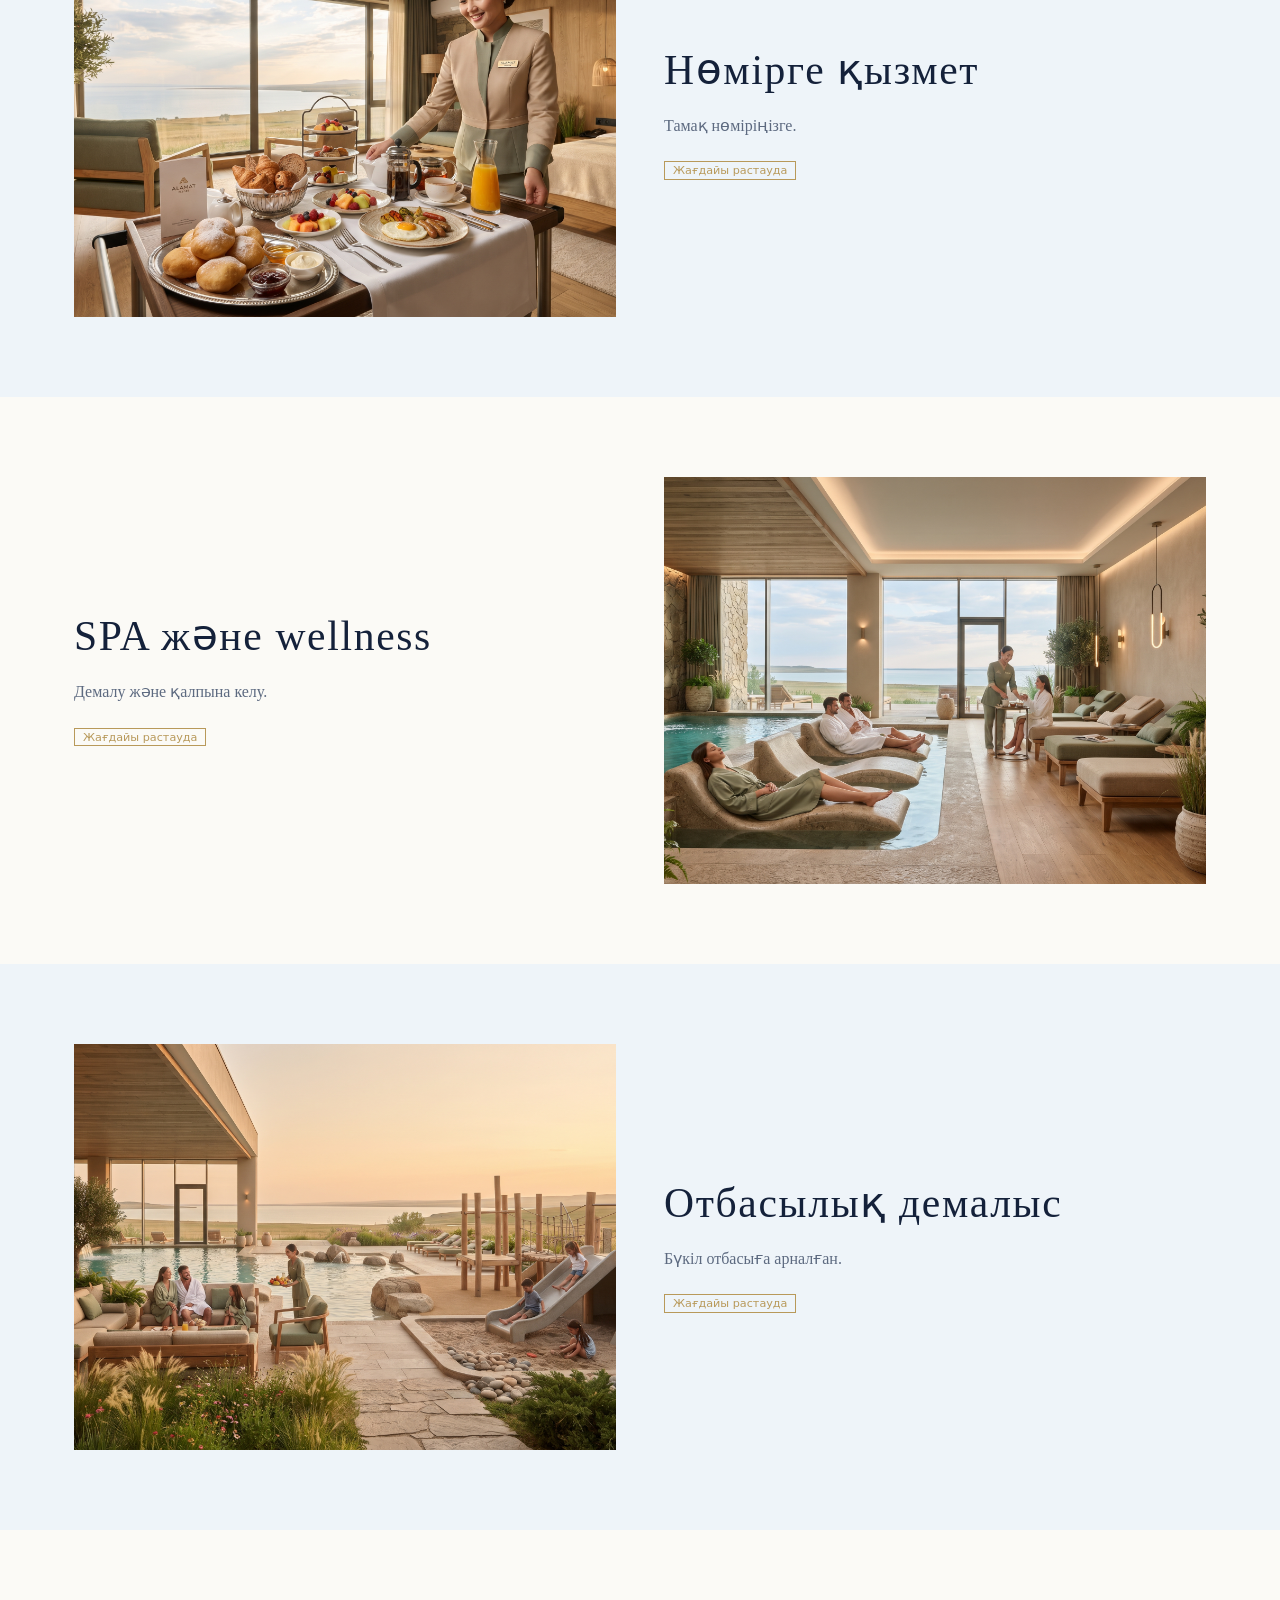
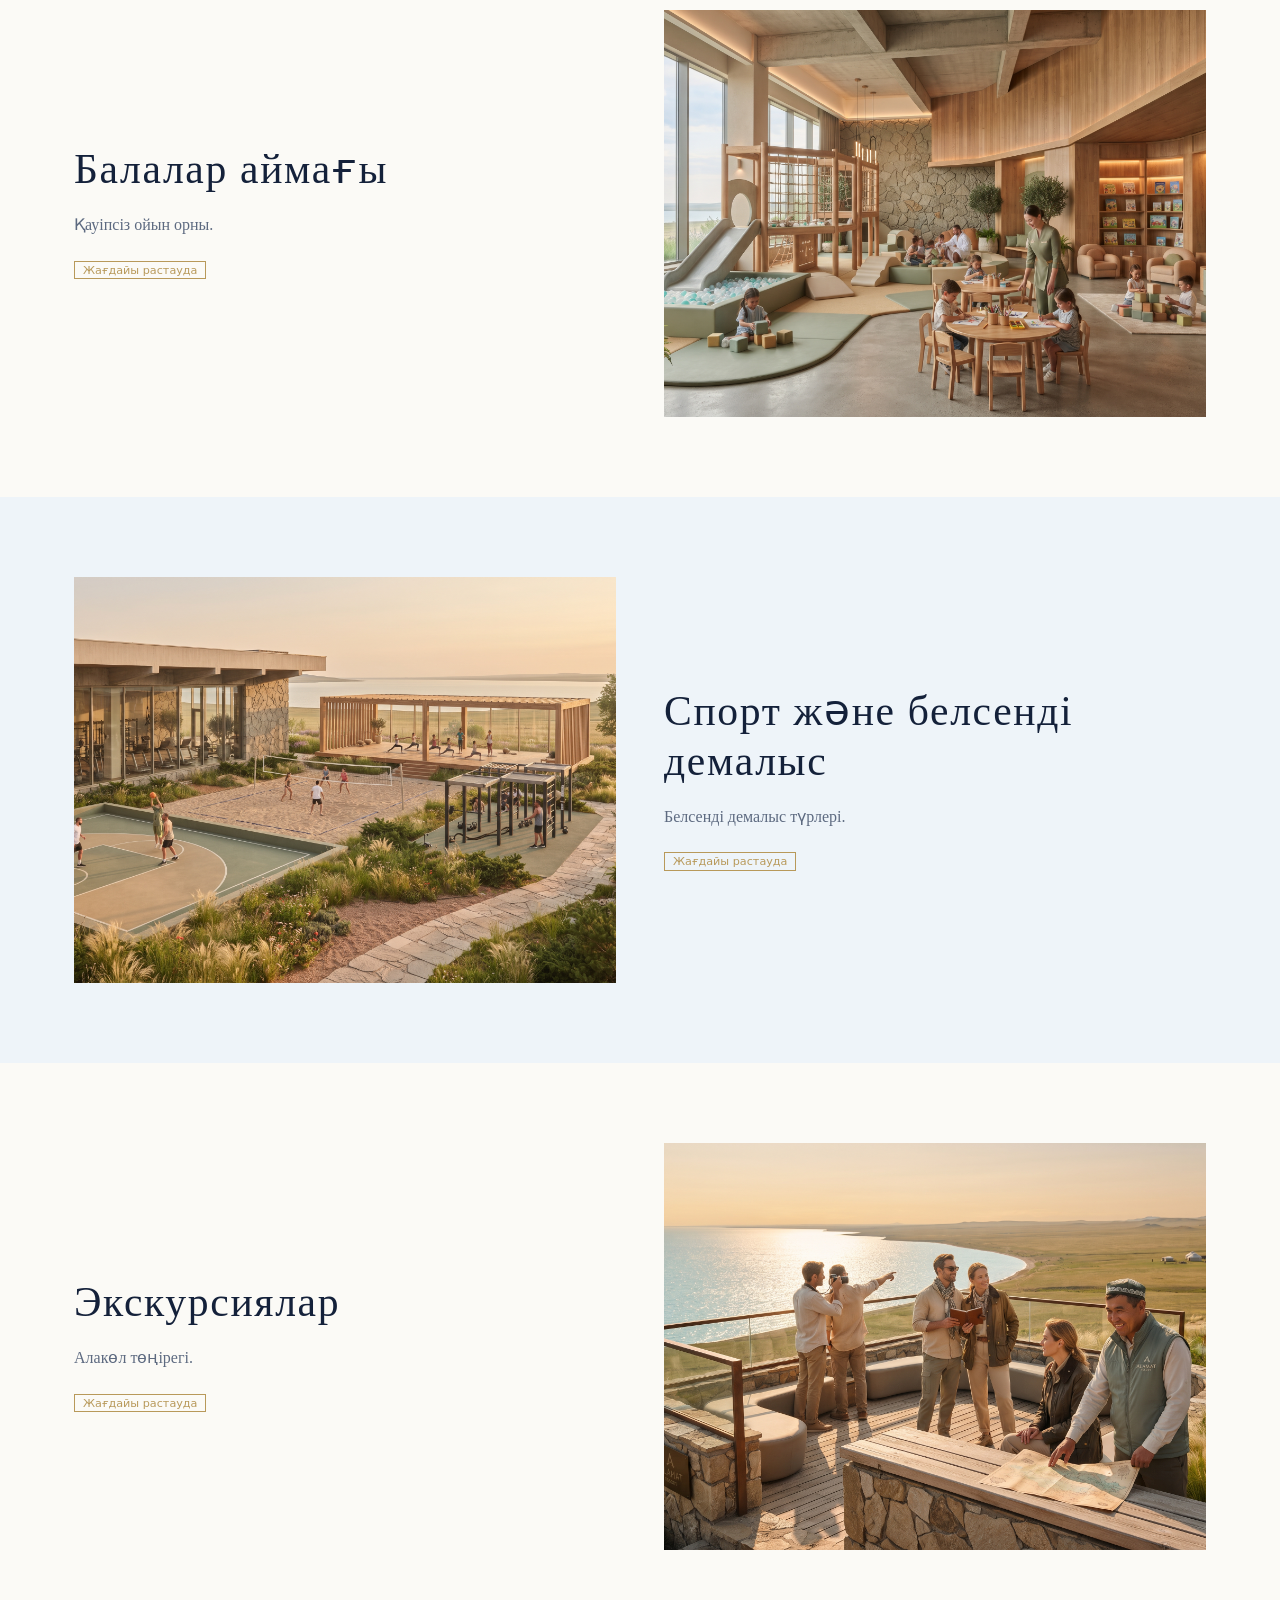
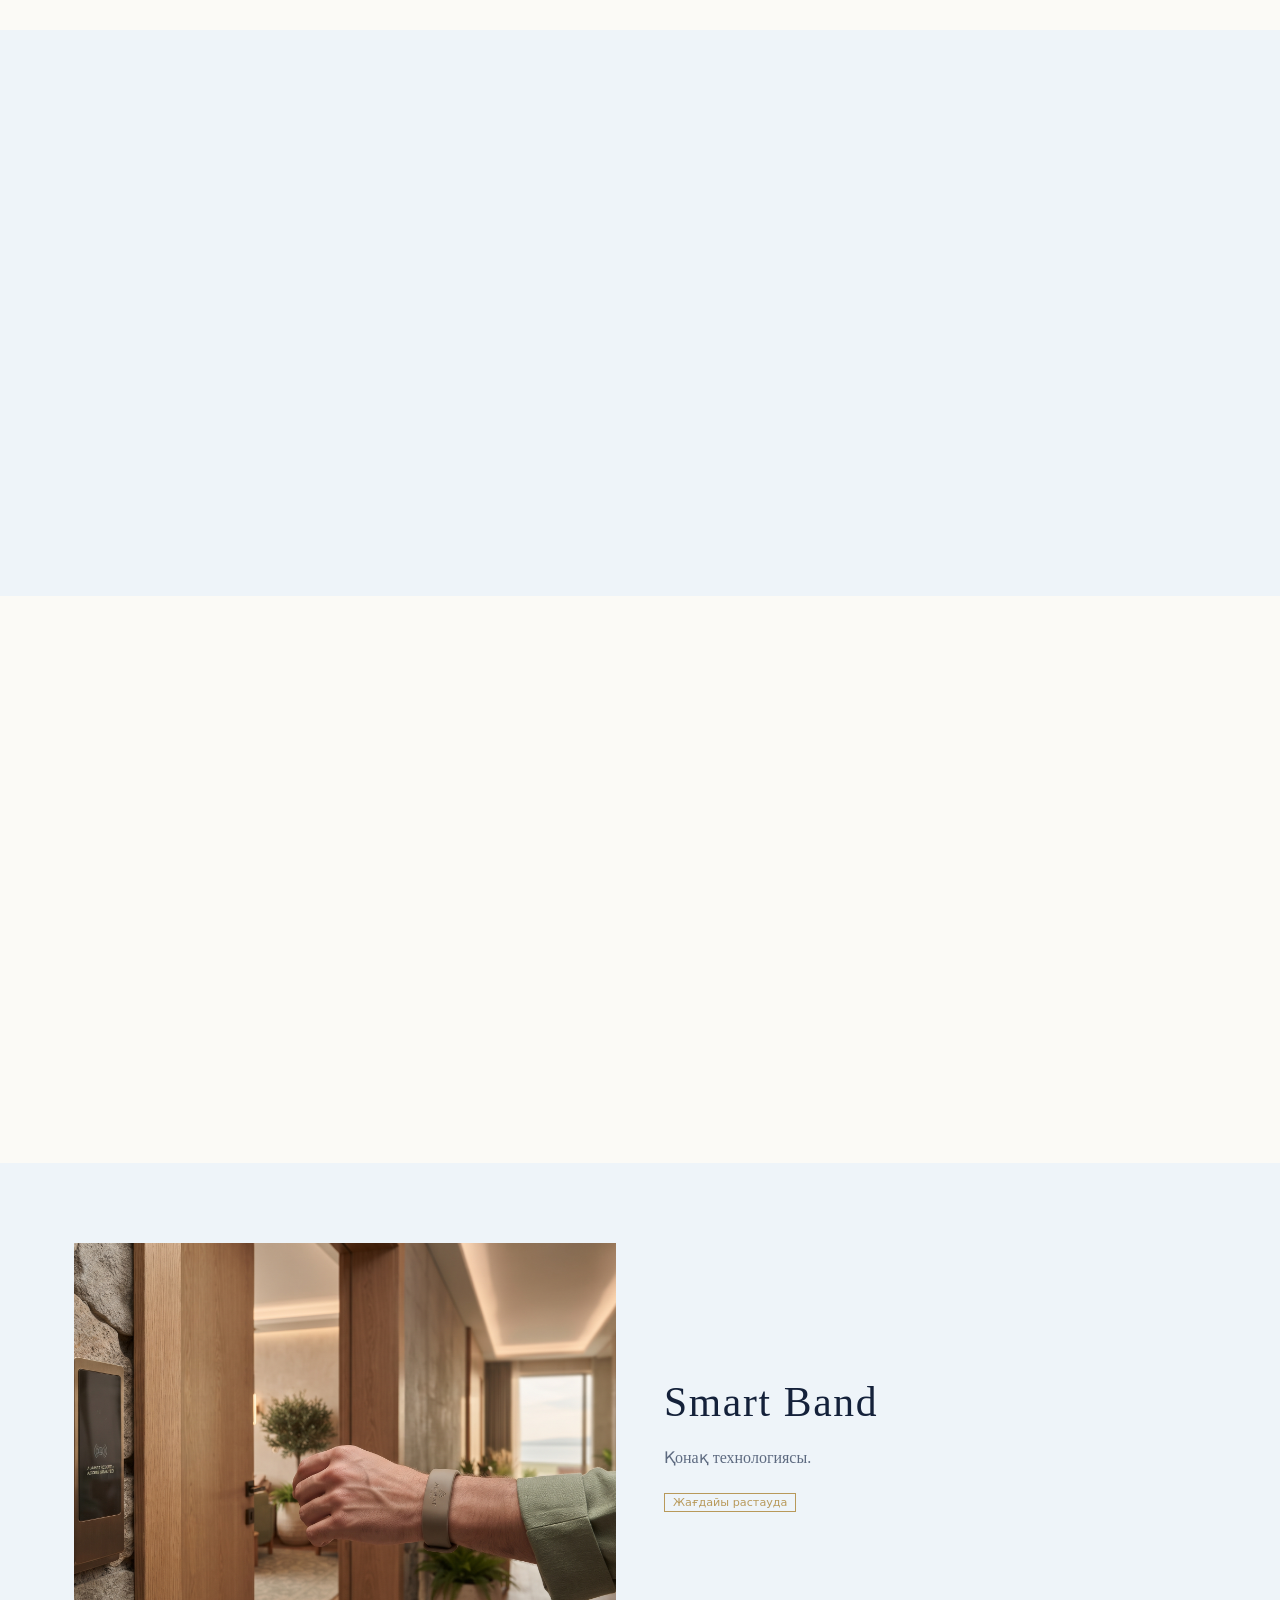
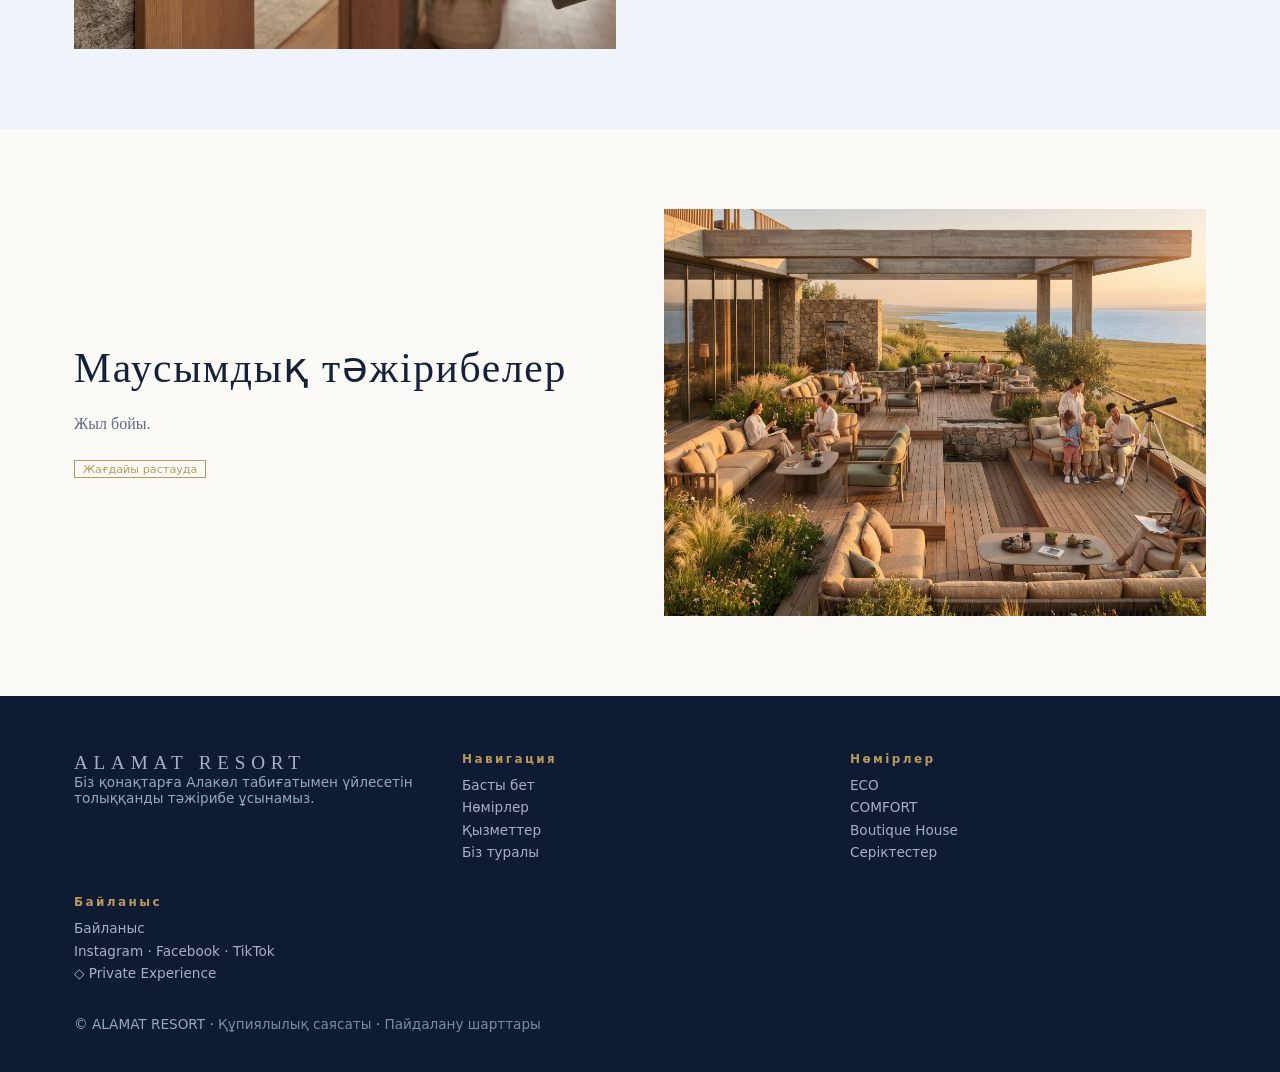
<file: services.html>
<!DOCTYPE html><html lang="kk" data-theme="light"><head><meta charset="utf-8"><meta name="viewport" content="width=device-width,initial-scale=1">
<title>Services | ALAMAT RESORT</title><meta name="description" content="Services at ALAMAT RESORT: dining, SPA, family, excursions and more.">
<meta property="og:title" content="Services | ALAMAT RESORT"><meta property="og:description" content="Services at ALAMAT RESORT: dining, SPA, family, excursions and more."><meta property="og:type" content="website"><meta property="og:image" content="images/resort/og.jpg">
<link rel="icon" href="data:image/svg+xml,%3Csvg xmlns=%27http://www.w3.org/2000/svg%27 viewBox=%270 0 32 32%27%3E%3Crect width=%2732%27 height=%2732%27 fill=%27%230e1b33%27/%3E%3Ctext x=%2716%27 y=%2722%27 font-size=%2718%27 fill=%27%23c8a96a%27 text-anchor=%27middle%27%3EA%3C/text%3E%3C/svg%3E">
<link rel="stylesheet" href="css/style.css"><link rel="stylesheet" href="css/responsive.css"><link rel="stylesheet" href="css/animations.css">
<script src="js/theme.js"></script></head><body>
<header><div class="nav"><a class="logo" href="index.html">ALA<b>MAT</b></a>
<nav class="menu" id="menu" aria-label="Main"><a href="index.html"><span data-kz="Басты бет" data-en="Home">Басты бет</span></a><a href="rooms.html"><span data-kz="Нөмірлер" data-en="Rooms">Нөмірлер</span></a><a href="services.html" class=active aria-current=page><span data-kz="Қызметтер" data-en="Services">Қызметтер</span></a><a href="about.html"><span data-kz="Біз туралы" data-en="About">Біз туралы</span></a><a href="gallery.html"><span data-kz="Галерея" data-en="Gallery">Галерея</span></a><a href="offers.html"><span data-kz="Арнайы ұсыныстар" data-en="Offers">Арнайы ұсыныстар</span></a><a href="contacts.html"><span data-kz="Байланыс" data-en="Contact">Байланыс</span></a><a class="priv" href="private.html">◇ Private</a></nav>
<a class="btn" href="booking.html"><span data-kz="Брондау" data-en="Book Now">Брондау</span></a>
<button class="tg" id="lang" aria-label="Language">EN</button><button class="tg" id="theme" aria-label="Theme">☾</button><button class="tg burger" id="burger" aria-label="Menu" aria-expanded="false">☰</button></div></header>
<main><div class="page-h"><h1 data-kz="Қызметтер" data-en="Services">Қызметтер</h1><p data-kz="Қызметтер тізімі толықтырылуы мүмкін." data-en="Service availability is subject to confirmation.">Қызметтер тізімі толықтырылуы мүмкін.</p></div><section class="alt "><div class="wrap rv"><div class="split"><div class="ph"><img src="images/resort/service-1.jpg" alt="Restaurant" loading="lazy" onerror="this.remove()"><span>images/resort/service-1.jpg</span></div><div><h2 data-kz="Мейрамхана" data-en="Restaurant">Мейрамхана</h2><p data-kz="Ұлттық және халықаралық асхана." data-en="National and international cuisine.">Ұлттық және халықаралық асхана.</p><span class="tag"><span data-kz="Жағдайы растауда" data-en="Details TBC">Жағдайы растауда</span></span></div></div></div></section><section class=""><div class="wrap rv"><div class="split rev"><div class="ph"><img src="images/resort/service-2.jpg" alt="Breakfast buffet" loading="lazy" onerror="this.remove()"><span>images/resort/service-2.jpg</span></div><div><h2 data-kz="Таңғы ас буфеті" data-en="Breakfast buffet">Таңғы ас буфеті</h2><p data-kz="Күн сайын таңертең." data-en="Served every morning.">Күн сайын таңертең.</p><span class="tag"><span data-kz="Жағдайы растауда" data-en="Details TBC">Жағдайы растауда</span></span></div></div></div></section><section class="alt "><div class="wrap rv"><div class="split"><div class="ph"><img src="images/resort/service-3.jpg" alt="Room service" loading="lazy" onerror="this.remove()"><span>images/resort/service-3.jpg</span></div><div><h2 data-kz="Нөмірге қызмет" data-en="Room service">Нөмірге қызмет</h2><p data-kz="Тамақ нөміріңізге." data-en="Dining delivered to your room.">Тамақ нөміріңізге.</p><span class="tag"><span data-kz="Жағдайы растауда" data-en="Details TBC">Жағдайы растауда</span></span></div></div></div></section><section class=""><div class="wrap rv"><div class="split rev"><div class="ph"><img src="images/resort/service-4.jpg" alt="SPA & wellness" loading="lazy" onerror="this.remove()"><span>images/resort/service-4.jpg</span></div><div><h2 data-kz="SPA және wellness" data-en="SPA &amp; wellness">SPA және wellness</h2><p data-kz="Демалу және қалпына келу." data-en="Relaxation and renewal.">Демалу және қалпына келу.</p><span class="tag"><span data-kz="Жағдайы растауда" data-en="Details TBC">Жағдайы растауда</span></span></div></div></div></section><section class="alt "><div class="wrap rv"><div class="split"><div class="ph"><img src="images/resort/service-5.jpg" alt="Family recreation" loading="lazy" onerror="this.remove()"><span>images/resort/service-5.jpg</span></div><div><h2 data-kz="Отбасылық демалыс" data-en="Family recreation">Отбасылық демалыс</h2><p data-kz="Бүкіл отбасыға арналған." data-en="For the whole family.">Бүкіл отбасыға арналған.</p><span class="tag"><span data-kz="Жағдайы растауда" data-en="Details TBC">Жағдайы растауда</span></span></div></div></div></section><section class=""><div class="wrap rv"><div class="split rev"><div class="ph"><img src="images/resort/service-6.jpg" alt="Kids zone" loading="lazy" onerror="this.remove()"><span>images/resort/service-6.jpg</span></div><div><h2 data-kz="Балалар аймағы" data-en="Kids zone">Балалар аймағы</h2><p data-kz="Қауіпсіз ойын орны." data-en="A safe place to play.">Қауіпсіз ойын орны.</p><span class="tag"><span data-kz="Жағдайы растауда" data-en="Details TBC">Жағдайы растауда</span></span></div></div></div></section><section class="alt "><div class="wrap rv"><div class="split"><div class="ph"><img src="images/resort/service-7.jpg" alt="Sports & outdoor" loading="lazy" onerror="this.remove()"><span>images/resort/service-7.jpg</span></div><div><h2 data-kz="Спорт және белсенді демалыс" data-en="Sports &amp; outdoor">Спорт және белсенді демалыс</h2><p data-kz="Белсенді демалыс түрлері." data-en="Active leisure options.">Белсенді демалыс түрлері.</p><span class="tag"><span data-kz="Жағдайы растауда" data-en="Details TBC">Жағдайы растауда</span></span></div></div></div></section><section class=""><div class="wrap rv"><div class="split rev"><div class="ph"><img src="images/resort/service-8.jpg" alt="Excursions" loading="lazy" onerror="this.remove()"><span>images/resort/service-8.jpg</span></div><div><h2 data-kz="Экскурсиялар" data-en="Excursions">Экскурсиялар</h2><p data-kz="Алакөл төңірегі." data-en="Around Lake Alakol.">Алакөл төңірегі.</p><span class="tag"><span data-kz="Жағдайы растауда" data-en="Details TBC">Жағдайы растауда</span></span></div></div></div></section><section class="alt "><div class="wrap rv"><div class="split"><div class="ph"><img src="images/resort/service-9.jpg" alt="Transfer" loading="lazy" onerror="this.remove()"><span>images/resort/service-9.jpg</span></div><div><h2 data-kz="Трансфер" data-en="Transfer">Трансфер</h2><p data-kz="Ұйымдастырылатын тасымал." data-en="Arranged transport.">Ұйымдастырылатын тасымал.</p><span class="tag"><span data-kz="Жағдайы растауда" data-en="Details TBC">Жағдайы растауда</span></span></div></div></div></section><section class=""><div class="wrap rv"><div class="split rev"><div class="ph"><img src="images/resort/service-10.jpg" alt="Concierge" loading="lazy" onerror="this.remove()"><span>images/resort/service-10.jpg</span></div><div><h2 data-kz="Консьерж" data-en="Concierge">Консьерж</h2><p data-kz="Жеке көмек." data-en="Personal assistance.">Жеке көмек.</p><span class="tag"><span data-kz="Жағдайы растауда" data-en="Details TBC">Жағдайы растауда</span></span></div></div></div></section><section class="alt "><div class="wrap rv"><div class="split"><div class="ph"><img src="images/resort/service-11.jpg" alt="Smart Band" loading="lazy" onerror="this.remove()"><span>images/resort/service-11.jpg</span></div><div><h2 data-kz="Smart Band" data-en="Smart Band">Smart Band</h2><p data-kz="Қонақ технологиясы." data-en="Guest technology.">Қонақ технологиясы.</p><span class="tag"><span data-kz="Жағдайы растауда" data-en="Details TBC">Жағдайы растауда</span></span></div></div></div></section><section class=""><div class="wrap rv"><div class="split rev"><div class="ph"><img src="images/resort/service-12.jpg" alt="Seasonal experiences" loading="lazy" onerror="this.remove()"><span>images/resort/service-12.jpg</span></div><div><h2 data-kz="Маусымдық тәжірибелер" data-en="Seasonal experiences">Маусымдық тәжірибелер</h2><p data-kz="Жыл бойы." data-en="Throughout the year.">Жыл бойы.</p><span class="tag"><span data-kz="Жағдайы растауда" data-en="Details TBC">Жағдайы растауда</span></span></div></div></div></section></main>
<footer><div class="wrap"><div class="grid"><div><a class="logo" href="index.html" style="display:inline;font-size:1.2rem">ALAMAT RESORT</a><p data-kz="Біз қонақтарға Алакөл табиғатымен үйлесетін толыққанды тәжірибе ұсынамыз." data-en="A complete experience in harmony with the nature of Alakol.">Біз қонақтарға Алакөл табиғатымен үйлесетін толыққанды тәжірибе ұсынамыз.</p></div>
<div><h3><span data-kz="Навигация" data-en="Navigation">Навигация</span></h3><a href="index.html"><span data-kz="Басты бет" data-en="Home">Басты бет</span></a><a href="rooms.html"><span data-kz="Нөмірлер" data-en="Rooms">Нөмірлер</span></a><a href="services.html"><span data-kz="Қызметтер" data-en="Services">Қызметтер</span></a><a href="about.html"><span data-kz="Біз туралы" data-en="About">Біз туралы</span></a></div>
<div><h3><span data-kz="Нөмірлер" data-en="Accommodation">Нөмірлер</span></h3><a href="booking.html?type=eco">ECO</a><a href="booking.html?type=comfort">COMFORT</a><a href="booking.html?type=boutique">Boutique House</a><a href="partners.html"><span data-kz="Серіктестер" data-en="Partners">Серіктестер</span></a></div>
<div><h3><span data-kz="Байланыс" data-en="Contact">Байланыс</span></h3><a href="contacts.html"><span data-kz="Байланыс" data-en="Contact">Байланыс</span></a><a href="contacts.html#social">Instagram · Facebook · TikTok</a><a href="private.html">◇ Private Experience</a></div></div>
<p style="margin-top:2rem">© ALAMAT RESORT · <a href="#" style="display:inline" title="TODO"><span data-kz="Құпиялылық саясаты" data-en="Privacy policy">Құпиялылық саясаты</span></a> · <a href="#" style="display:inline" title="TODO"><span data-kz="Пайдалану шарттары" data-en="Terms">Пайдалану шарттары</span></a></p></div></footer>
<div id="lb" role="dialog" aria-label="Gallery"><button class="p" aria-label="Previous">‹</button><div class="ph"></div><button class="n" aria-label="Next">›</button><button class="x" aria-label="Close">×</button></div>
<script src="js/language.js"></script><script src="js/main.js"></script></body></html>
</file>
<file: css/style.css>
:root{--bg:#fbfaf6;--bg2:#eef4f9;--tx:#14213a;--mu:#5d6a80;--ln:#d9dde3;--gold:#b8995a;--navy:#0e1b33;--card:#fff}
[data-theme=dark]{--bg:#0a1020;--bg2:#101a30;--tx:#f1efe8;--mu:#a3adc0;--ln:#25314b;--gold:#c8a96a;--card:#0f1830}
*{box-sizing:border-box;margin:0}html{scroll-behavior:smooth}
body{background:var(--bg);color:var(--tx);font:16px/1.7 Georgia,'Times New Roman',serif;transition:background .3s}
h1,h2,h3{font-weight:400;letter-spacing:.04em;line-height:1.2}h1{font-size:clamp(2.4rem,7vw,5rem)}h2{font-size:clamp(1.7rem,4vw,2.6rem);margin-bottom:1rem}h3{font-size:1.3rem;margin-bottom:.5rem}
a{color:inherit}p{color:var(--mu);margin-bottom:1rem}.eyebrow{color:var(--gold);font:600 .75rem system-ui;letter-spacing:.3em;text-transform:uppercase;display:block;margin-bottom:.8rem}
header{position:sticky;top:0;z-index:50;background:color-mix(in srgb,var(--bg) 92%,transparent);backdrop-filter:blur(8px);border-bottom:1px solid var(--ln)}
.nav{max-width:1280px;margin:auto;padding:.8rem 1.5rem;display:flex;align-items:center;gap:1.2rem;font:.82rem system-ui}
.logo{font:400 1.2rem Georgia;letter-spacing:.3em;text-decoration:none;margin-right:auto}.logo b{color:var(--gold);font-weight:400}
.nav a{text-decoration:none}.menu{display:flex;gap:1.2rem}.menu a{opacity:.8;padding:.3rem 0;border-bottom:1px solid transparent}.menu a:hover,.menu a.active{opacity:1;border-color:var(--gold)}
.btn{display:inline-block;padding:.85rem 1.7rem;border:1px solid var(--gold);background:var(--gold);color:#fff;font:600 .8rem system-ui;letter-spacing:.12em;text-transform:uppercase;cursor:pointer;text-decoration:none;transition:.25s}
.btn:hover{background:transparent;color:var(--gold)}.btn.ghost{background:transparent;color:inherit}.btn.ghost:hover{background:var(--gold);color:#fff}.nav .btn{padding:.55rem 1.1rem}
.tg{background:none;border:1px solid var(--ln);color:inherit;padding:.35rem .6rem;cursor:pointer;font:inherit;min-height:36px}.tg:hover{border-color:var(--gold)}
.burger{display:none}.priv{font-size:.7rem;color:var(--gold);opacity:.7}
.wrap{max-width:1180px;margin:auto;padding:5rem 1.5rem}section.alt{background:var(--bg2)}
.hero{min-height:88vh;display:grid;place-items:center;text-align:center;color:#fff;background:linear-gradient(rgba(10,16,32,.45),rgba(10,16,32,.6)),linear-gradient(135deg,#6f93b5,#0e1b33);position:relative;overflow:hidden}
.hero img{position:absolute;inset:0;width:100%;height:100%;object-fit:cover;z-index:-1}.hero p{color:#e8ecf3;max-width:36rem;margin:1rem auto 2rem}.hero .btn.ghost{color:#fff}
.page-h{padding:5rem 1.5rem 2rem;text-align:center;background:var(--bg2)}.page-h p{max-width:40rem;margin:auto}
.grid{display:grid;gap:2rem;grid-template-columns:repeat(auto-fit,minmax(260px,1fr))}.split{display:grid;gap:3rem;grid-template-columns:1fr 1fr;align-items:center}.split.rev>:first-child{order:2}
.ph{position:relative;aspect-ratio:4/3;background:linear-gradient(135deg,#cfe0ee,#eadfc6);overflow:hidden;display:grid;place-items:center;color:var(--mu);font:.7rem system-ui}
[data-theme=dark] .ph{background:linear-gradient(135deg,#17284a,#2a2a35)}.ph img{position:absolute;inset:0;width:100%;height:100%;object-fit:cover}
.card{background:var(--card);border:1px solid var(--ln);padding:1.6rem}.card ul,.list{padding-left:1.1rem;color:var(--mu)}.tag{font:.7rem system-ui;color:var(--gold);border:1px solid var(--gold);padding:.1rem .5rem;margin-right:.3rem}
.note{font:.78rem system-ui;color:var(--mu);border-left:2px solid var(--gold);padding:.5rem 1rem;margin:1rem 0}
form{display:grid;gap:1rem;grid-template-columns:1fr 1fr}form .f{grid-column:span 2}.fld{display:flex;flex-direction:column;gap:.3rem;font:.8rem system-ui}
input,select,textarea{font:1rem system-ui;padding:.75rem;border:1px solid var(--ln);background:var(--card);color:var(--tx);width:100%}input:focus,select:focus,textarea:focus{outline:2px solid var(--gold)}
.err{color:#c0392b;font-size:.75rem;min-height:1em}.done{display:none;border:1px solid var(--gold);padding:2rem;text-align:center}.done.show{display:block}
.gal{display:grid;gap:1rem;grid-template-columns:repeat(auto-fill,minmax(260px,1fr))}.gal .ph{cursor:zoom-in;aspect-ratio:auto;height:240px}.gal .ph:nth-child(3n+1){height:320px}
#lb{position:fixed;inset:0;background:rgba(5,9,20,.94);display:none;place-items:center;z-index:100;color:#fff}#lb.on{display:grid}#lb .ph{width:min(90vw,900px);aspect-ratio:3/2;height:auto!important}#lb button{position:absolute;background:none;border:0;color:#fff;font-size:2.5rem;cursor:pointer;padding:1rem}#lb .p{left:0}#lb .n{right:0}#lb .x{top:0;right:0}
footer{background:var(--navy);color:#cfd6e4;font:.85rem system-ui}footer .wrap{padding:3.5rem 1.5rem 1.5rem}footer a{display:block;text-decoration:none;opacity:.8;padding:.2rem 0}footer p{color:#9aa6bd}footer h3{font:600 .75rem system-ui;letter-spacing:.2em;color:var(--gold)}
.pass{perspective:1200px;max-width:440px;margin:auto;cursor:pointer}.pass .in{aspect-ratio:85.6/54;position:relative;transition:transform .8s;transform-style:preserve-3d}.pass.flip .in{transform:rotateY(180deg)}
.face{position:absolute;inset:0;backface-visibility:hidden;border:1px solid var(--gold);padding:1.2rem;background:linear-gradient(135deg,#fff,#dcebf6);color:#14213a;display:flex;flex-direction:column;justify-content:space-between;font:.7rem system-ui;border-radius:10px;box-shadow:0 10px 30px rgba(10,16,32,.15)}.face.bk{transform:rotateY(180deg)}.face b{font:400 1.1rem Georgia;letter-spacing:.3em}.face em{color:var(--gold);font-style:normal;letter-spacing:.2em}
.qr{width:70px;height:70px;background:repeating-conic-gradient(#14213a 0 25%,#fff 0 50%) 0 0/14px 14px;border:4px solid #fff}
.vip{background:var(--navy);color:#f1efe8}.vip p{color:#a9b4c9}.vip .card{background:#0f1830;border-color:#2a3858}
@media(prefers-reduced-motion:reduce){*{animation:none!important;transition:none!important}}
</file>
<file: css/responsive.css>
@media(max-width:900px){.burger{display:block}.menu{position:fixed;inset:57px 0 auto 0;background:var(--bg);flex-direction:column;padding:1rem 1.5rem;border-bottom:1px solid var(--ln);display:none}.menu.open{display:flex}.menu a{padding:.8rem 0}.nav>.btn{display:none}.split,.split.rev{grid-template-columns:1fr}.split.rev>:first-child{order:0}.wrap{padding:3.5rem 1.2rem}}
@media(max-width:600px){form{grid-template-columns:1fr}form .f{grid-column:auto}.nav{gap:.5rem;padding:.6rem 1rem}.logo{font-size:1rem;letter-spacing:.2em}.btn{width:100%;text-align:center;margin-bottom:.5rem}.nav .btn{width:auto}}
body{overflow-x:hidden}img{max-width:100%}
</file>
<file: css/animations.css>
.rv{opacity:0;transform:translateY(18px);transition:opacity .8s,transform .8s}.rv.in{opacity:1;transform:none}
</file>
